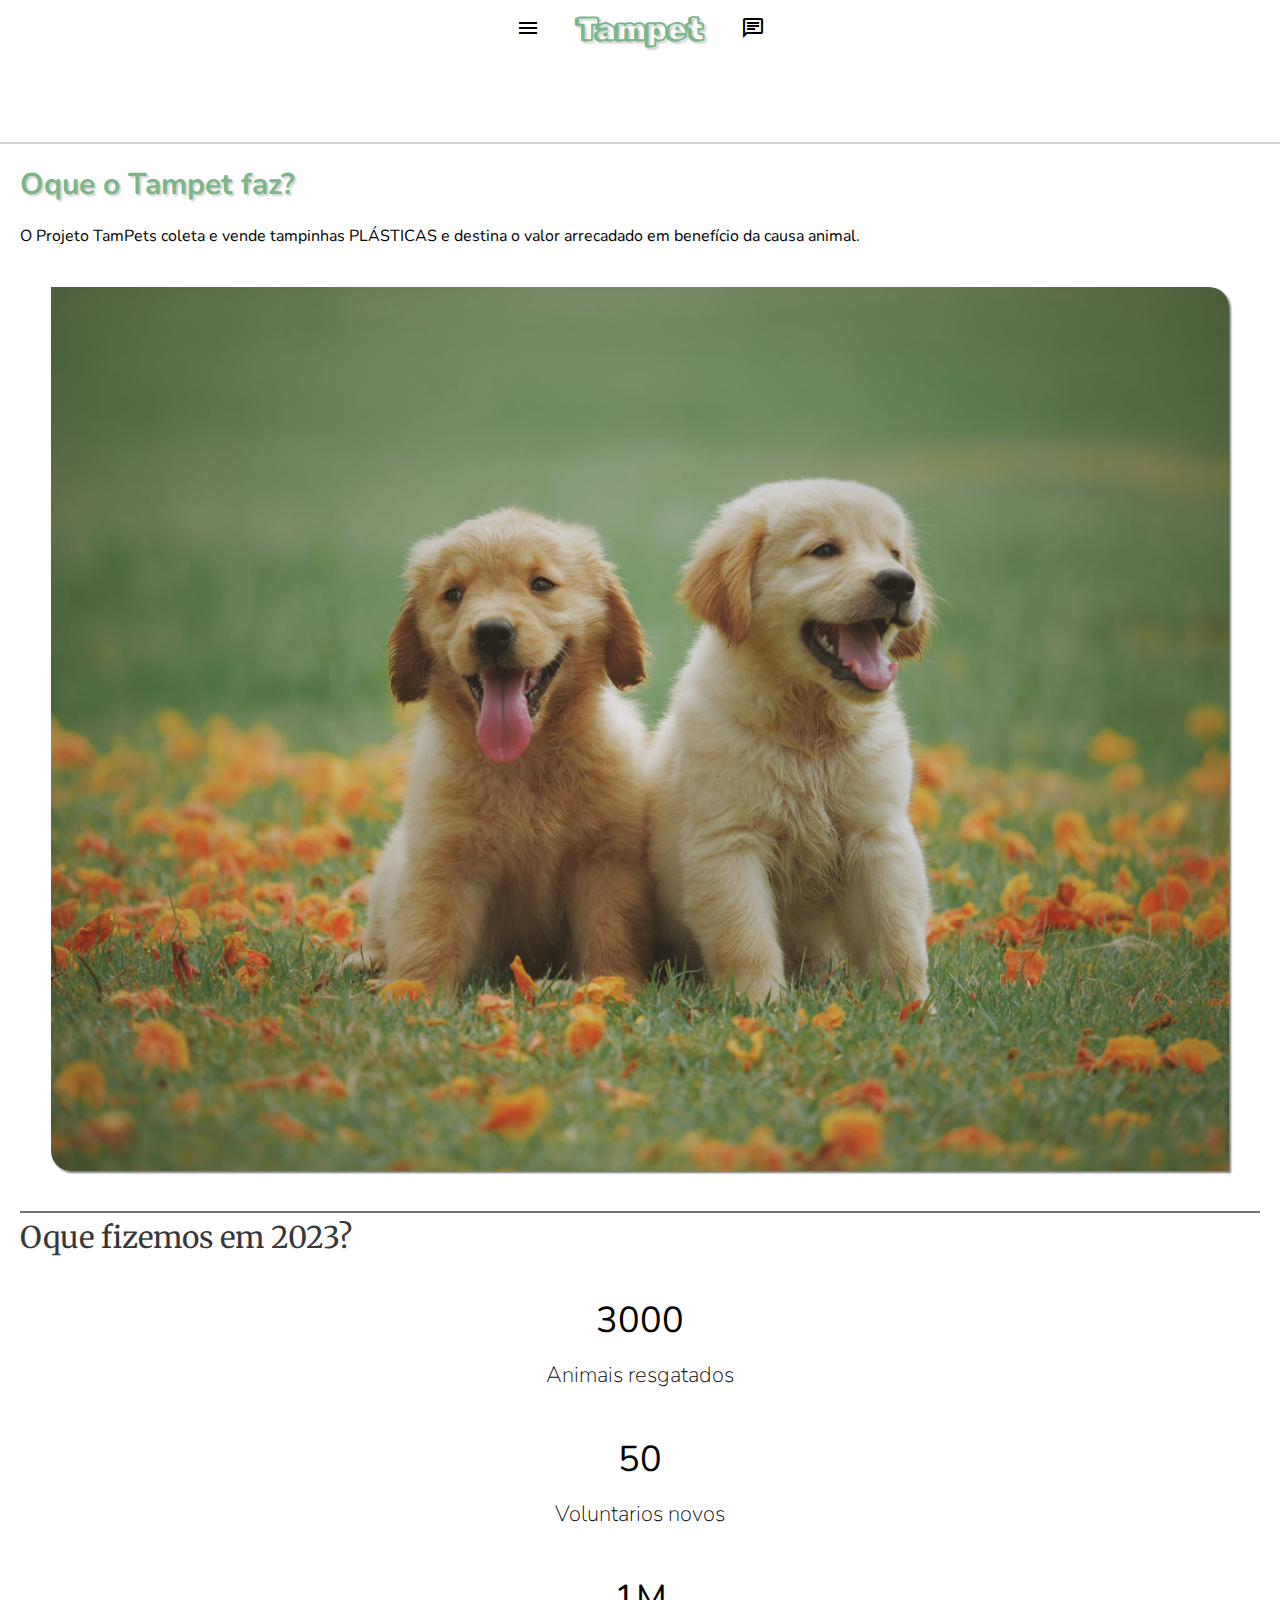
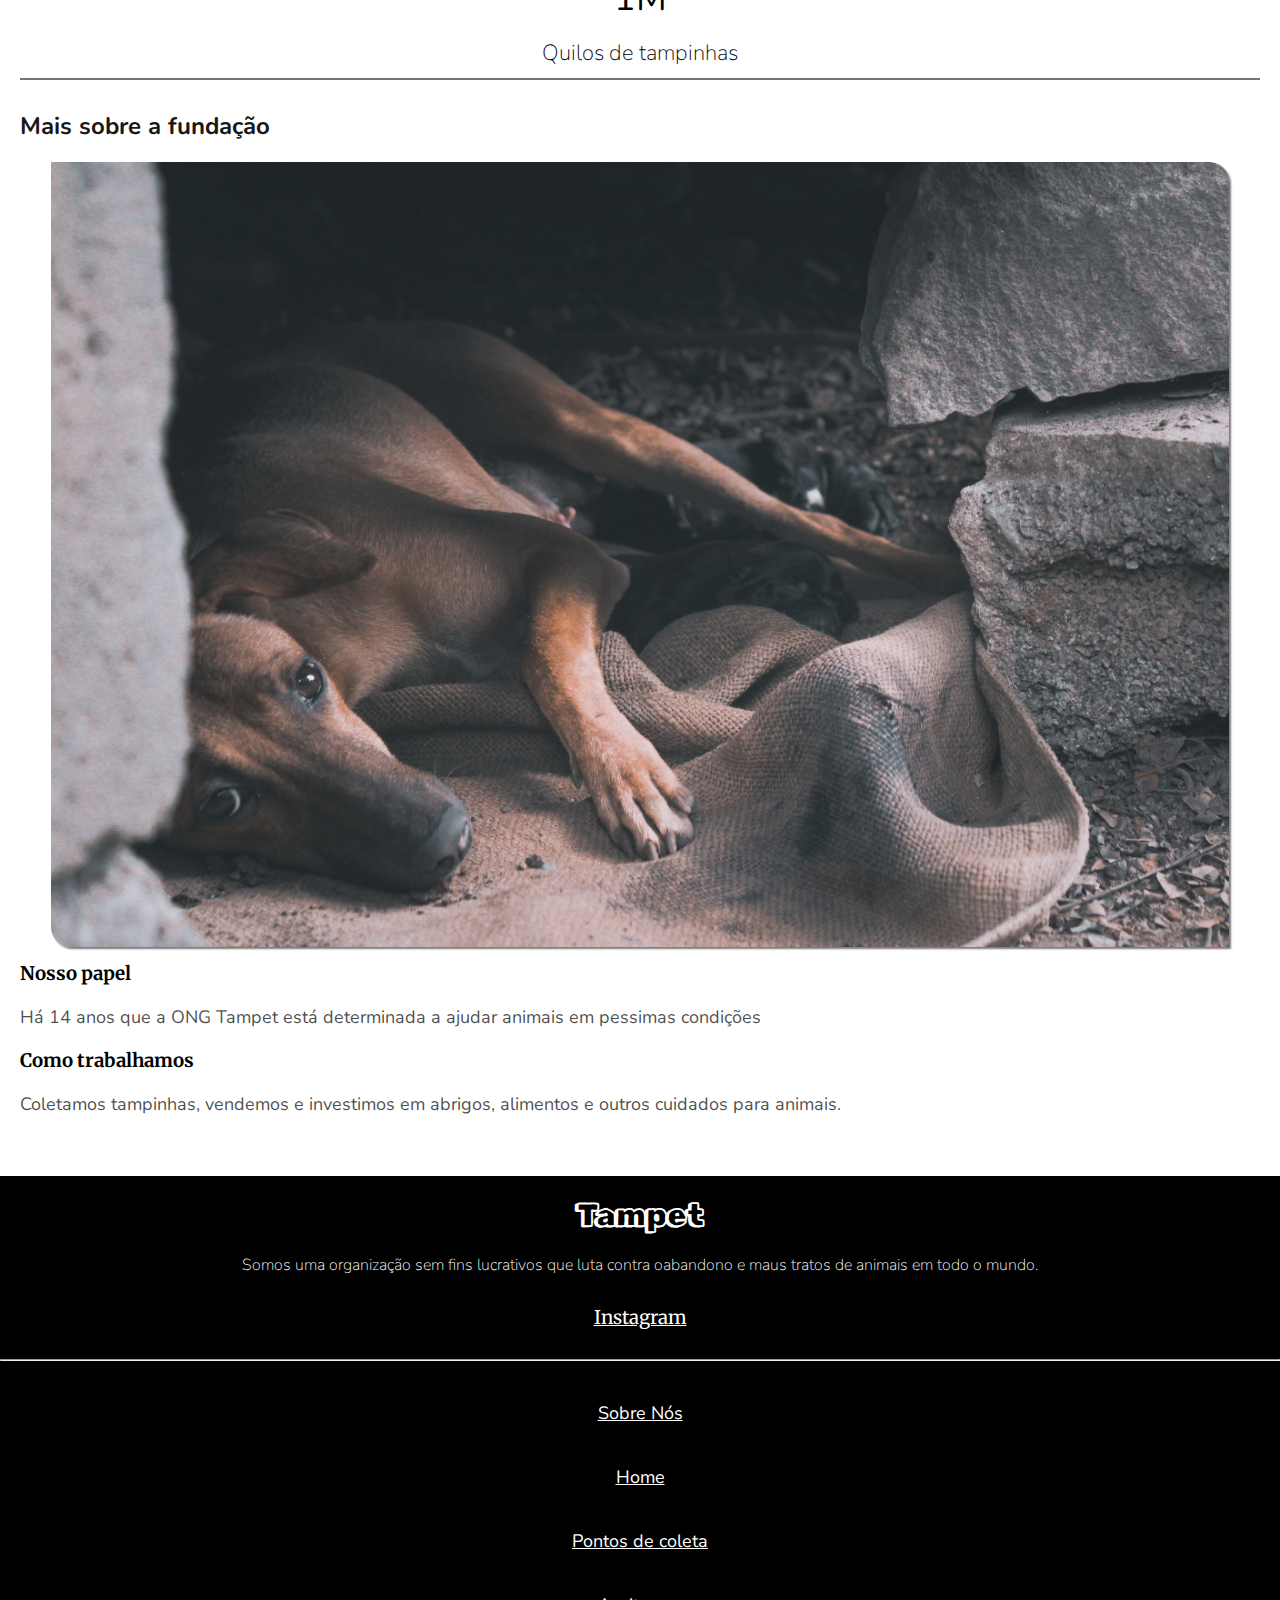
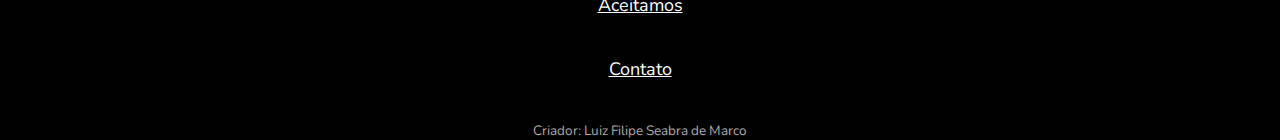
<file: index.html>
<!DOCTYPE html>
<html lang="pt-br">
<head>
    <meta charset="UTF-8">
    <meta name="viewport" content="width=device-width, initial-scale=1.0">
    <link rel="stylesheet" href="https://fonts.googleapis.com/css2?family=Material+Symbols+Outlined:opsz,wght,FILL,GRAD@24,400,0,0" />
    <link rel="preconnect" href="https://fonts.googleapis.com">
<link rel="preconnect" href="https://fonts.gstatic.com" crossorigin>
<link rel="stylesheet" href="https://fonts.googleapis.com/css2?family=Material+Symbols+Outlined:opsz,wght,FILL,GRAD@24,400,0,0" />
<link href="https://fonts.googleapis.com/css2?family=Rubik+Doodle+Shadow&display=swap" rel="stylesheet">
<link rel="preconnect" href="https://fonts.googleapis.com">
<link rel="preconnect" href="https://fonts.googleapis.com">
<link rel="preconnect" href="https://fonts.gstatic.com" crossorigin>
<link href="https://fonts.googleapis.com/css2?family=Merriweather:ital,wght@0,300;0,400;0,700;1,300;1,700&display=swap" rel="stylesheet">
    <title>Tampet</title>
    <link rel="stylesheet" href="index.css">
</head>
<body>
    <header id="header">
        <a href="menu.html" style="color: black"><span class="material-symbols-outlined" onClick='clickMenu()'>
            menu
        </span></a>
        <h1>Tampet</h1>
        <a href="https://wa.me/5524993145325" target="_blank" style="color: black;"><span class="material-symbols-outlined">
            chat
        </span></a>
    </header>
    <main>
        <h2 style="color: #79b788; text-shadow: 2px 2px 2px rgba(0, 0, 0, 0.181);">
            Oque o Tampet faz?
        </h2>
        <p>
            O Projeto TamPets coleta e vende tampinhas PLÁSTICAS e destina o valor arrecadado em benefício da causa animal.
        </p>
        <img src="images/filhotes.jpg" alt="">
        <div id="metricas">
            <h2>Oque fizemos em 2023?</h2>
            <p id="num_1">3000</p>
            <p id="num_2">Animais resgatados</p>
        </div>
        <div id="metricas2">
            <p id="num_3">50</p>
            <p id="num_4">Voluntarios novos</p>
        </div>
        <div id="metricas3">
            <p id="num_3">1M</p>
            <p id="num_4">Quilos de tampinhas</p>
        </div>
        <div id="mais_dados1">
            <h2 style="font-weight: bold; color: rgb(24, 24, 24);">
                Mais sobre a fundação
            </h2>
            <img src="images/triste.jpg" alt="">
            <h3>
                Nosso papel
            </h3>
            <p>Há 14 anos que a ONG Tampet está determinada a ajudar animais em pessimas condições</p>
            <h3 id="trabalho">
                Como trabalhamos
            </h3>
            <p>Coletamos tampinhas, vendemos e investimos em abrigos, alimentos e outros cuidados para animais.
            </p>
        </div>
    </main>
    <footer>
        <h1 id="title_footer">Tampet</h1>
        <p>
            Somos uma organização sem fins lucrativos que luta contra oabandono e maus tratos de animais em todo o mundo.
        </p>
        <h3 onClick='link_insta()'>
            Instagram
        </h3>
        <hr>
        <a href="sobre_nos.html">Sobre Nós</a>
        <a href="index.html">Home</a>
        <a href="Pont_Coleta/regiao.html">Pontos de coleta</a>
        <a href="Aceitamos.html">Aceitamos</a>
        <a href="contato.html">Contato</a>
        <legend>Criador: Luiz Filipe Seabra de Marco</legend>
    </footer>
    <script src="scripts.js"></script>
</body>
</html>
</file>
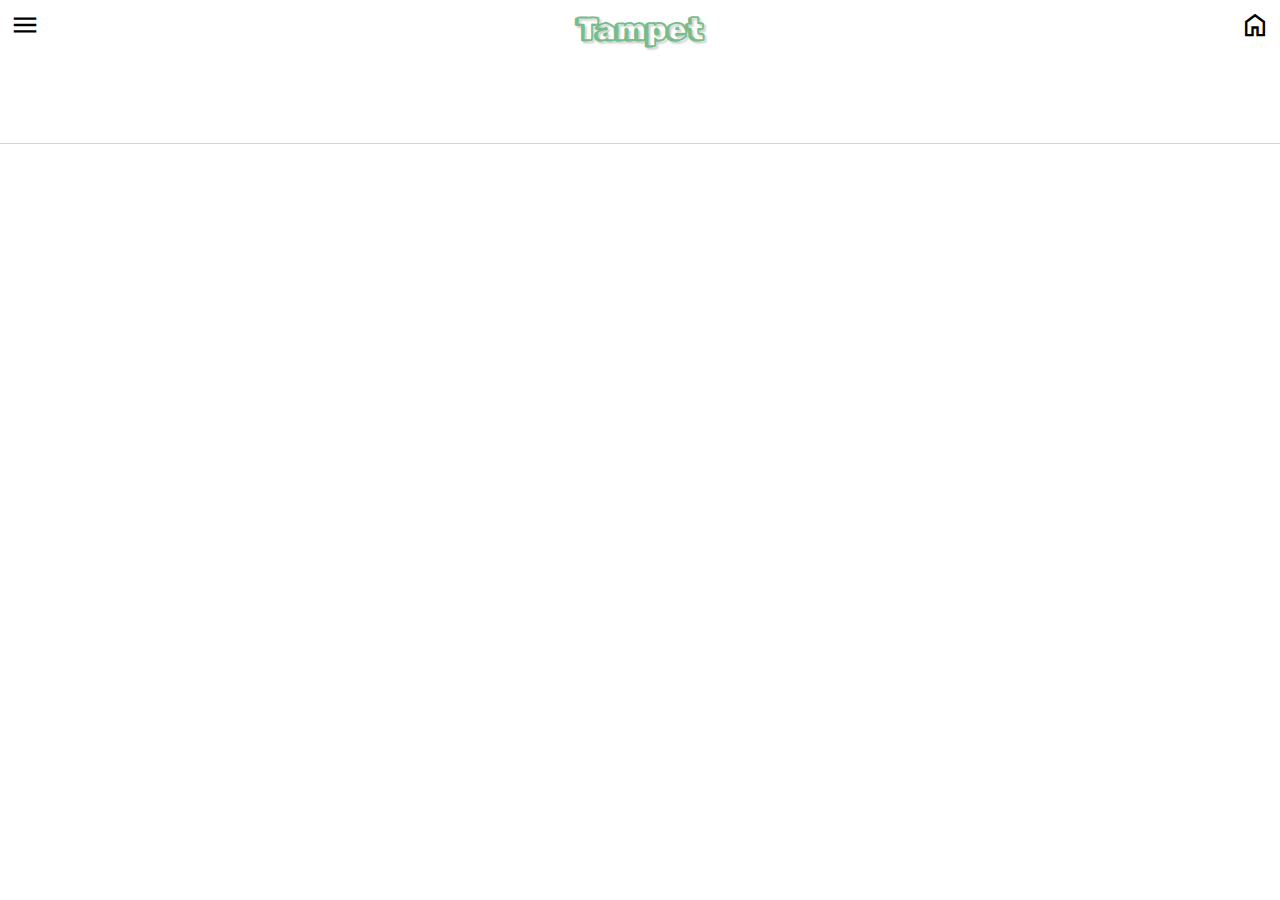
<file: Aceitamos.html>
<!DOCTYPE html>
<html lang="pt-BR">
<head>
    <meta charset="UTF-8">
    <meta name="viewport" content="width=device-width, initial-scale=1.0">
    <link rel="stylesheet" href="https://fonts.googleapis.com/css2?family=Material+Symbols+Outlined:opsz,wght,FILL,GRAD@24,400,0,0" />
    <link rel="preconnect" href="https://fonts.googleapis.com">
<link rel="preconnect" href="https://fonts.gstatic.com" crossorigin>
<link rel="stylesheet" href="https://fonts.googleapis.com/css2?family=Material+Symbols+Outlined:opsz,wght,FILL,GRAD@24,400,0,0" />
<link href="https://fonts.googleapis.com/css2?family=Rubik+Doodle+Shadow&display=swap" rel="stylesheet">
<link rel="preconnect" href="https://fonts.googleapis.com">
<link rel="preconnect" href="https://fonts.googleapis.com">
<link rel="preconnect" href="https://fonts.gstatic.com" crossorigin>
<link href="https://fonts.googleapis.com/css2?family=Merriweather:ital,wght@0,300;0,400;0,700;1,300;1,700&display=swap" rel="stylesheet">
<title>Pontos de Coleta</title>
<link rel="stylesheet" href="styleAceita.css">
</head>
<body>
    <header id="header">
        <span class="material-symbols-outlined" onClick='voltar()' id="close">
            menu
        </span>
        <h1>Tampet</h1>
        <a href="index.html" style="color: black;"><span class="material-symbols-outlined" id="home">
            home
        </span></a>
    </header>
    
    <script src="scripts.js"></script>
</body>
</html>
</file>
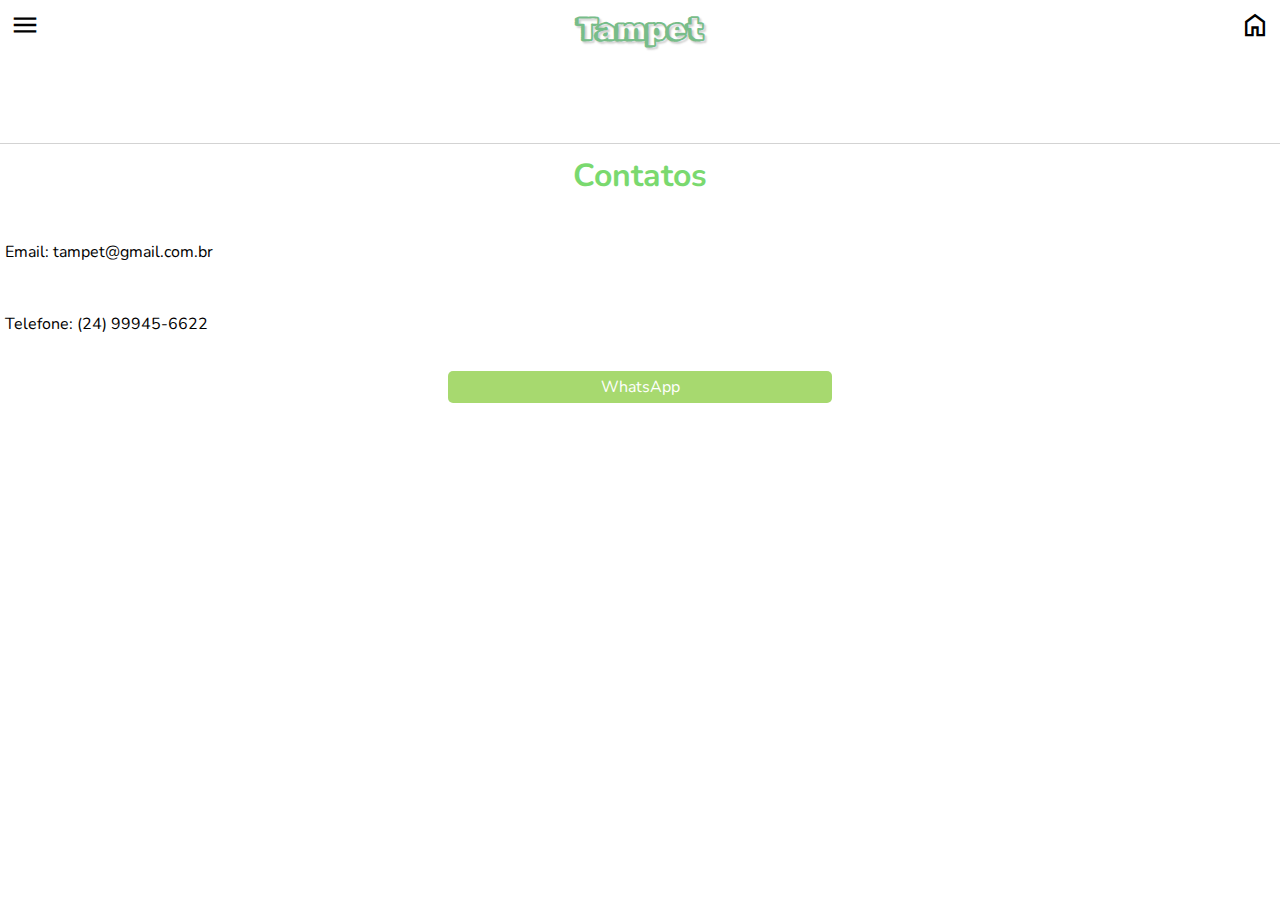
<file: contato.html>
<!DOCTYPE html>
<html lang="pt-BR">
<head>
    <meta charset="UTF-8">
    <meta name="viewport" content="width=device-width, initial-scale=1.0">
    <link rel="stylesheet" href="https://fonts.googleapis.com/css2?family=Material+Symbols+Outlined:opsz,wght,FILL,GRAD@24,400,0,0" />
    <link rel="preconnect" href="https://fonts.googleapis.com">
<link rel="preconnect" href="https://fonts.gstatic.com" crossorigin>
<link rel="stylesheet" href="https://fonts.googleapis.com/css2?family=Material+Symbols+Outlined:opsz,wght,FILL,GRAD@24,400,0,0" />
<link href="https://fonts.googleapis.com/css2?family=Rubik+Doodle+Shadow&display=swap" rel="stylesheet">
<link rel="preconnect" href="https://fonts.googleapis.com">
<link rel="preconnect" href="https://fonts.googleapis.com">
<link rel="preconnect" href="https://fonts.gstatic.com" crossorigin>
<link href="https://fonts.googleapis.com/css2?family=Merriweather:ital,wght@0,300;0,400;0,700;1,300;1,700&display=swap" rel="stylesheet">
<title>Contato Tampet</title>
<link rel="stylesheet" href="styleCont.css">
</head>
<body>
    <header id="header">
        <span class="material-symbols-outlined" onClick='voltar()' id="close">
            menu
        </span>
        <h1>Tampet</h1>
        <a href="index.html" style="color: black;"><span class="material-symbols-outlined" id="home">
            home
        </span></a>
    </header>
    <main>
        <h1>Contatos</h1>
        <p>Email: tampet@gmail.com.br</p>
        <br>
        <p>Telefone: (24) 99945-6622</p>
        <br>
        <a href="https://wa.me/5524993145325">WhatsApp</a>
    </main>
    <script src="menu.js"></script>
</body>
</html>
</file>
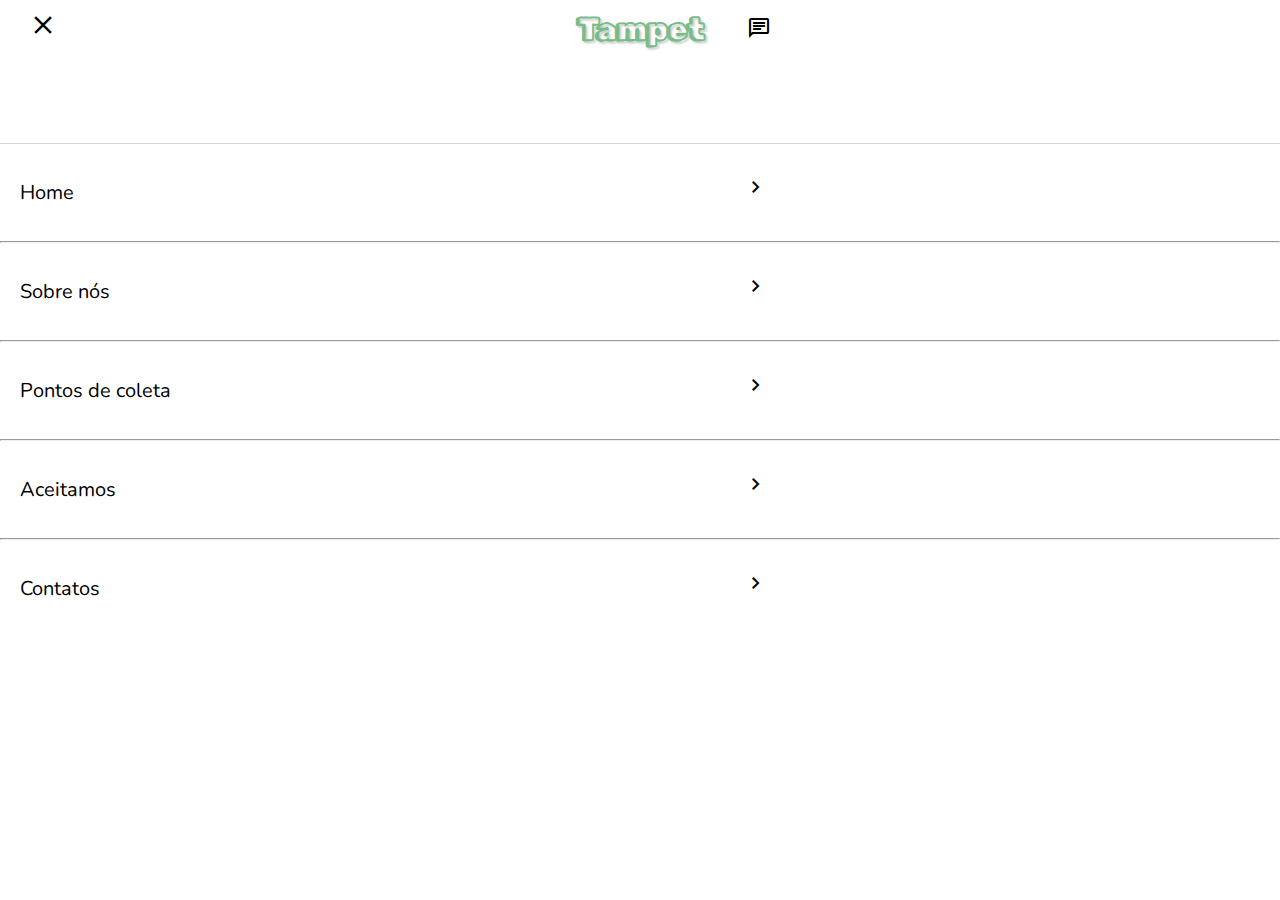
<file: menu.html>
<!DOCTYPE html>
<html lang="pt-BR">
<head>
    <meta charset="UTF-8">
    <meta name="viewport" content="width=device-width, initial-scale=1.0">
    <link rel="stylesheet" href="https://fonts.googleapis.com/css2?family=Material+Symbols+Outlined:opsz,wght,FILL,GRAD@24,400,0,0" />
    <link rel="preconnect" href="https://fonts.googleapis.com">
<link rel="preconnect" href="https://fonts.gstatic.com" crossorigin>
<link rel="stylesheet" href="https://fonts.googleapis.com/css2?family=Material+Symbols+Outlined:opsz,wght,FILL,GRAD@24,400,0,0" />
<link href="https://fonts.googleapis.com/css2?family=Rubik+Doodle+Shadow&display=swap" rel="stylesheet">
<link rel="preconnect" href="https://fonts.googleapis.com">
<link rel="preconnect" href="https://fonts.googleapis.com">
<link rel="preconnect" href="https://fonts.gstatic.com" crossorigin>
<link href="https://fonts.googleapis.com/css2?family=Merriweather:ital,wght@0,300;0,400;0,700;1,300;1,700&display=swap" rel="stylesheet">
    <title>Menu</title>
    <link rel="stylesheet" href="menu.css">
</head>
<body>
    <header id="header">
        <span class="material-symbols-outlined" onClick='voltar()'>
            close
        </span>
        <h1>Tampet</h1>
        <a href="https://wa.me/5524993145325" target="_blank" style="color: black;"><span class="material-symbols-outlined">
            chat
        </span></a>
    </header>
    <main>
        <p onClick="link_home()">
            Home
        </p>
        <span class="material-symbols-outlined" onClick="link_home()">
            chevron_right
        </span>
        <hr>
        <p onClick="link_sobre_n()">
            Sobre nós
        </p>
        <span class="material-symbols-outlined" onClick="link_sobre_n()">
            chevron_right
        </span>
        <hr>
        <p onClick="link_ponto_c()">
            Pontos de coleta
        </p>
        <span class="material-symbols-outlined" onClick="link_ponto_c">
            chevron_right
        </span>
        <hr>
        <p onClick="link_aceita()">
            Aceitamos
        </p>
        <span class="material-symbols-outlined" onClick="link_aceita()">
            chevron_right
        </span>
        <hr>
        <p onClick="link_contato()">
            Contatos
        </p>
        <span class="material-symbols-outlined" onClick="link_contato()">
            chevron_right
        </span>
    </main>
    <script src="menu.js"></script>
</body>
</html>
</file>
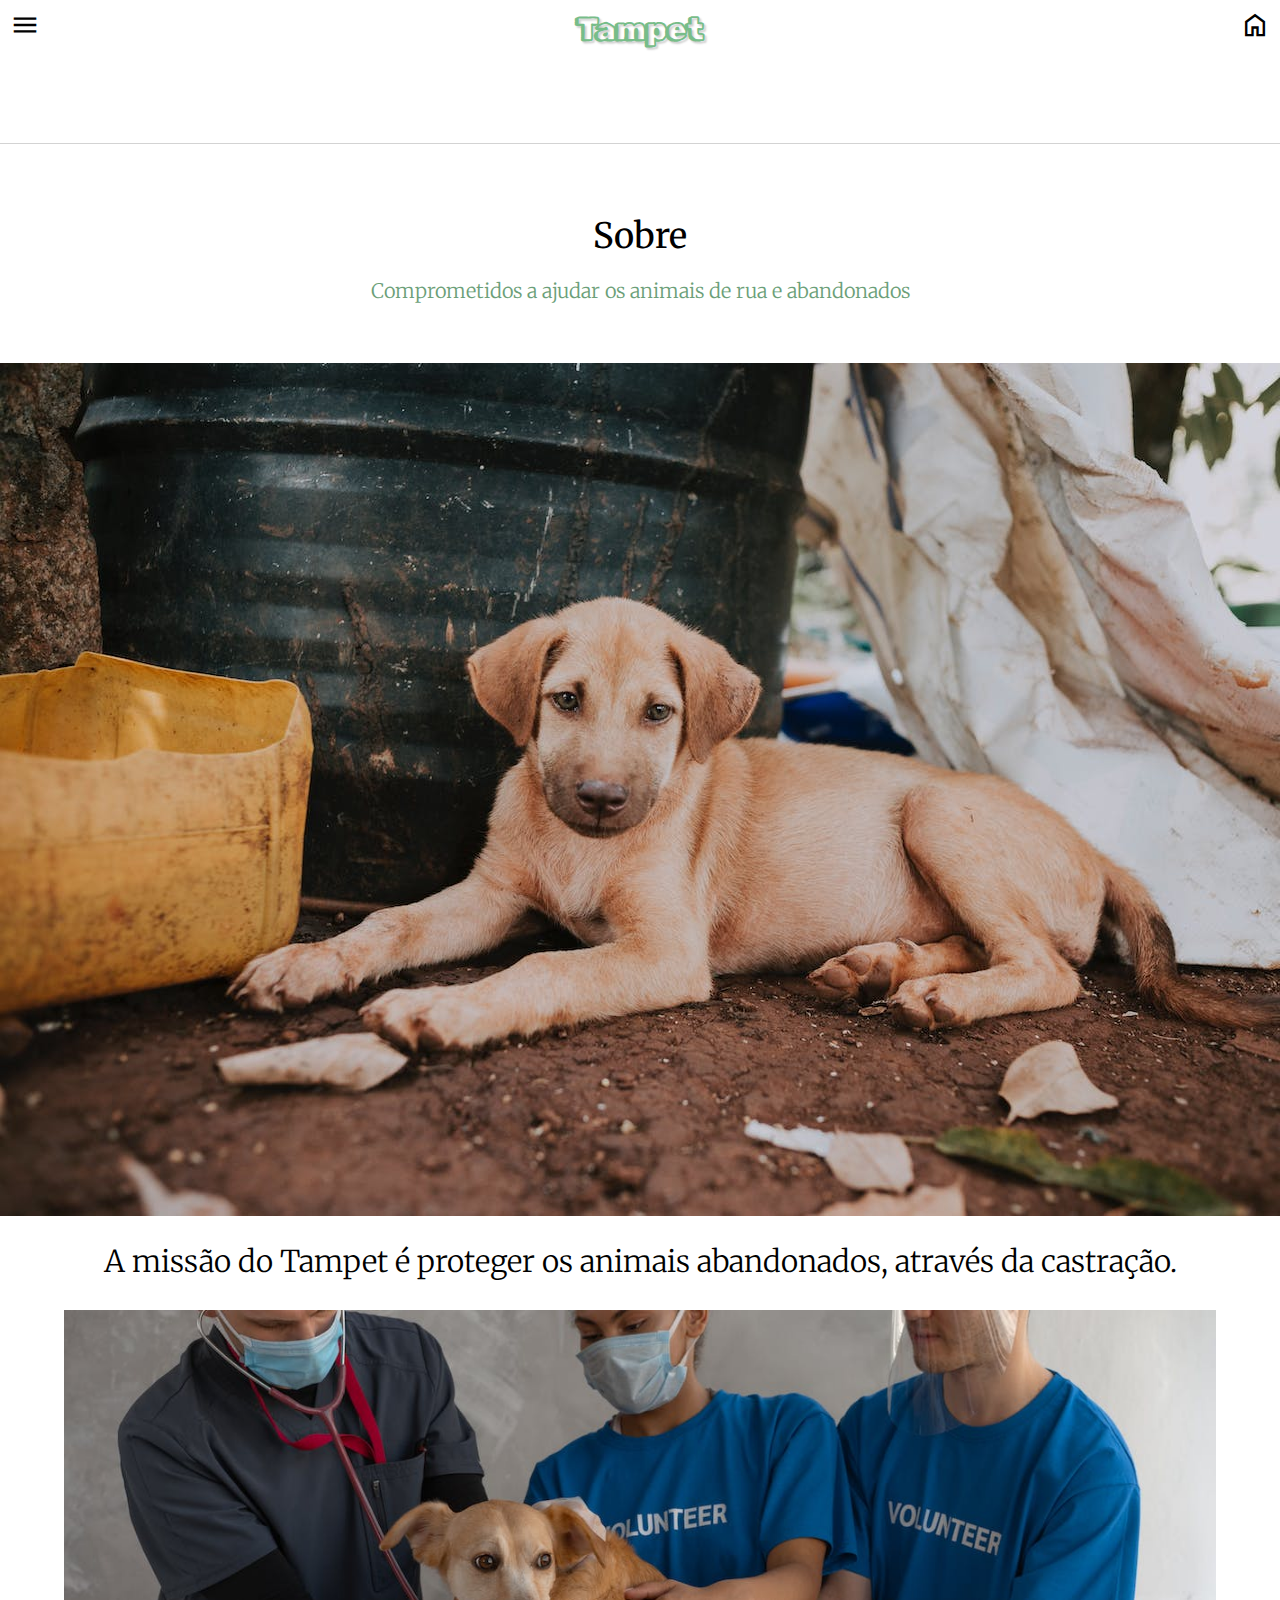
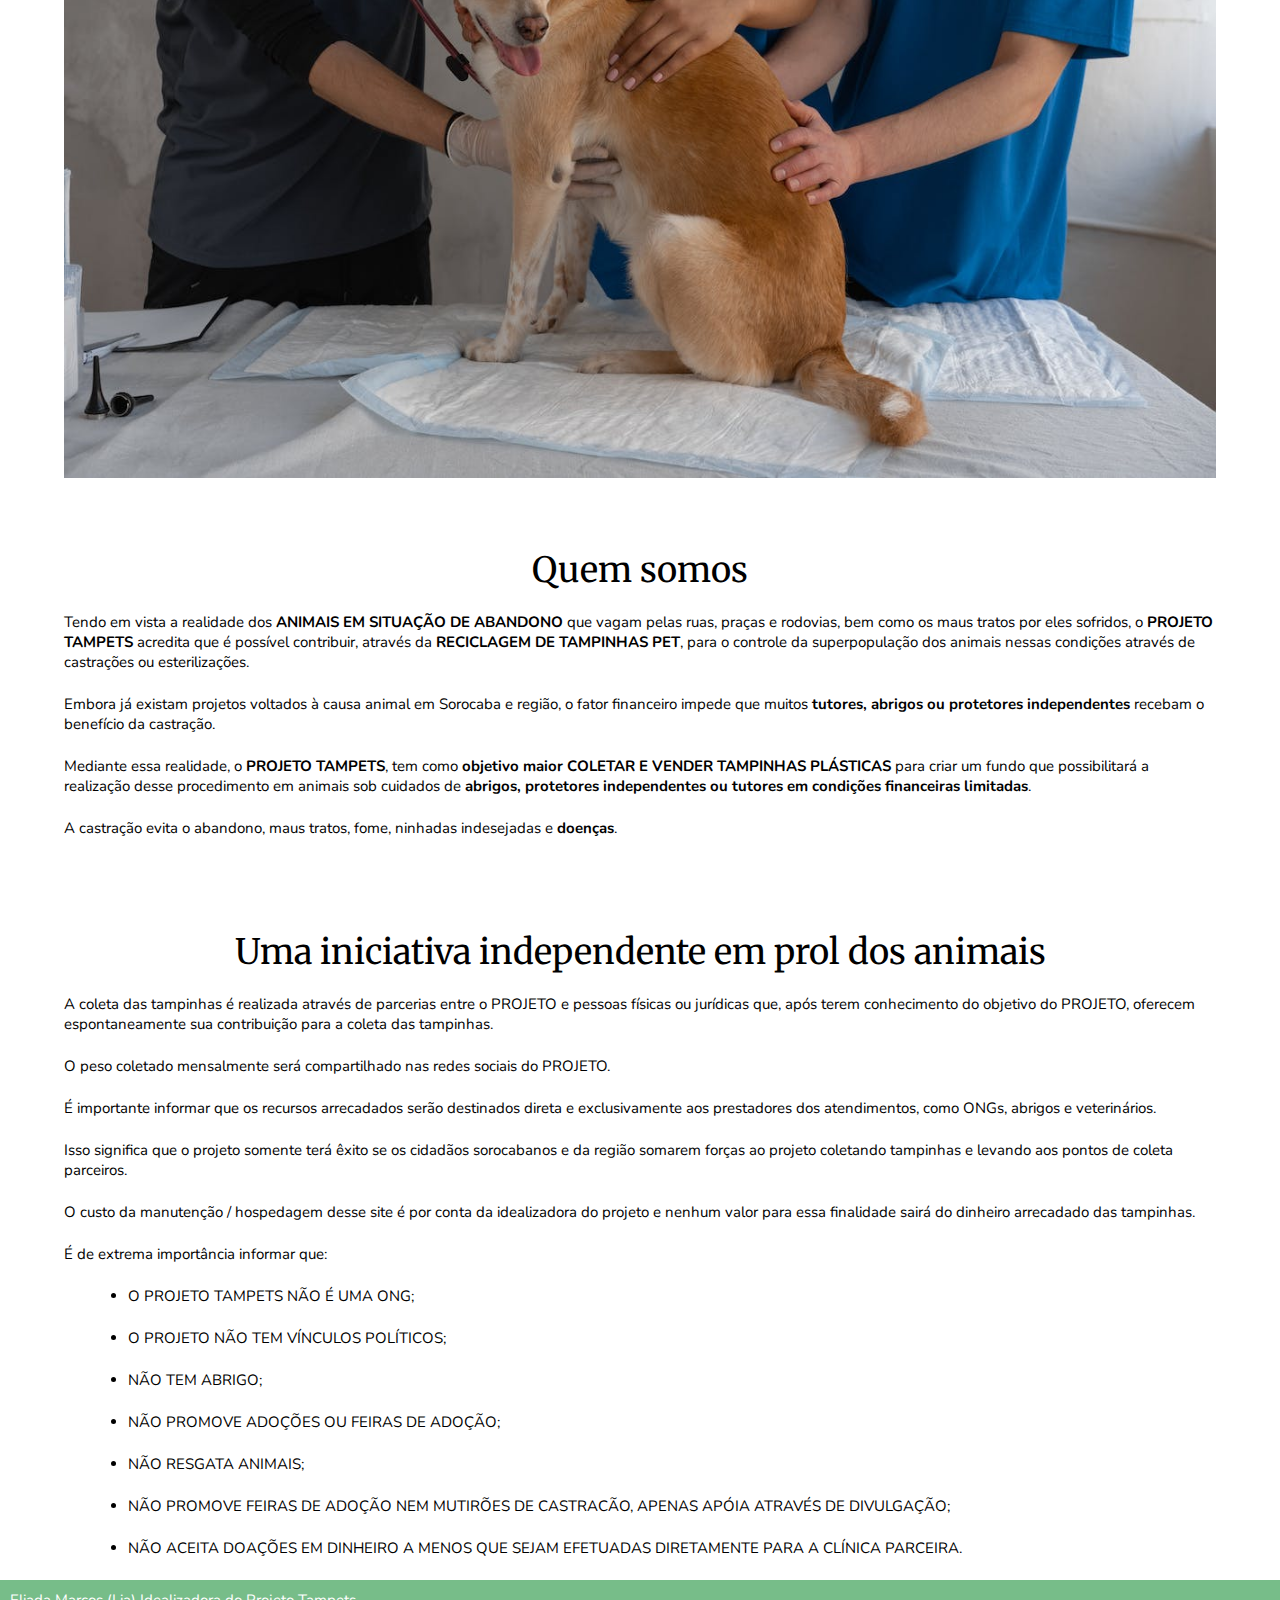
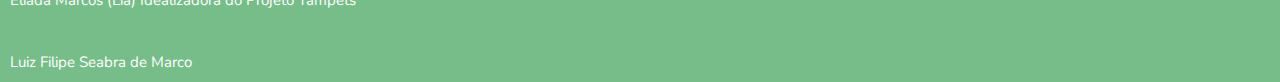
<file: sobre_nos.html>
<!DOCTYPE html>
<html lang="pt-BR">
<head>
    <meta charset="UTF-8">
    <meta name="viewport" content="width=device-width, initial-scale=1.0">
    <link rel="stylesheet" href="https://fonts.googleapis.com/css2?family=Material+Symbols+Outlined:opsz,wght,FILL,GRAD@24,400,0,0" />
    <link rel="preconnect" href="https://fonts.googleapis.com">
<link rel="preconnect" href="https://fonts.gstatic.com" crossorigin>
<link rel="stylesheet" href="https://fonts.googleapis.com/css2?family=Material+Symbols+Outlined:opsz,wght,FILL,GRAD@24,400,0,0" />
<link href="https://fonts.googleapis.com/css2?family=Rubik+Doodle+Shadow&display=swap" rel="stylesheet">
<link rel="preconnect" href="https://fonts.googleapis.com">
<link rel="preconnect" href="https://fonts.googleapis.com">
<link rel="preconnect" href="https://fonts.gstatic.com" crossorigin>
<link href="https://fonts.googleapis.com/css2?family=Merriweather:ital,wght@0,300;0,400;0,700;1,300;1,700&display=swap" rel="stylesheet">
<title>Menu</title>
<link rel="stylesheet" href="sobre_n.css">
</head>
<body>
    <header id="header">
        <span class="material-symbols-outlined" onClick='menu()' id="close">
            menu
        </span>
        <h1>Tampet</h1>
        <a href="index.html" style="color: black;"><span class="material-symbols-outlined" id="home">
            home
        </span></a>
    </header>
    <main>
        <h1>Sobre</h1>
        <h2>Comprometidos a ajudar os animais de rua e abandonados</h2>
        <img src="images/cachorro_em_lixo.jpg" alt="">
        <h3>
            A missão do Tampet é proteger os animais abandonados, através da castração.
        </h3>
        <img src="images/exame.jpg" alt="" id="exame" />
        <h1>Quem somos</h1>
        <p>
            Tendo em vista a realidade dos <strong>ANIMAIS EM SITUAÇÃO DE ABANDONO</strong> que vagam pelas ruas, praças e rodovias, bem como os maus tratos por eles sofridos, o <strong>PROJETO TAMPETS</strong> acredita que é possível contribuir, através da <strong>RECICLAGEM DE TAMPINHAS PET</strong>, para o controle da superpopulação dos animais nessas condições através de castrações ou esterilizações.
          </p>
        <br>
          <p>
            Embora já existam projetos voltados à causa animal em Sorocaba e região, o fator financeiro impede que muitos <strong>tutores, abrigos ou protetores independentes</strong> recebam o benefício da castração.
          </p>
          <br>

          <p>
            Mediante essa realidade, o <strong>PROJETO TAMPETS</strong>, tem como <strong>objetivo maior</strong> <strong>COLETAR E VENDER TAMPINHAS PLÁSTICAS</strong> para criar um fundo que possibilitará a realização desse procedimento em animais sob cuidados de <strong>abrigos, protetores independentes ou tutores em condições financeiras limitadas</strong>.
          </p>
          <br>

          <p>
            A castração evita o abandono, maus tratos, fome, ninhadas indesejadas e <strong>doenças</strong>.
          </p>
          <br>

        <h1>Uma iniciativa independente em prol dos animais</h1>
        <p>A coleta das tampinhas é realizada através de parcerias entre o PROJETO e pessoas físicas ou jurídicas que, após terem conhecimento do objetivo do PROJETO, oferecem espontaneamente sua contribuição para a coleta das tampinhas.</p>
          <br>
        <p>O peso coletado mensalmente será compartilhado nas redes sociais do PROJETO.</p>
        <br>

        <p>É importante informar que os recursos arrecadados serão destinados direta e exclusivamente aos prestadores dos atendimentos, como ONGs, abrigos e veterinários.</p>
        <br>

        <p>Isso significa que o projeto somente terá êxito se os cidadãos sorocabanos e da região somarem forças ao projeto coletando tampinhas e levando aos pontos de coleta parceiros.</p>
        <br>

        <p>O custo da manutenção / hospedagem desse site é por conta da idealizadora do projeto e nenhum valor para essa finalidade sairá do dinheiro arrecadado das tampinhas.</p>
        <br>

        <p>É de extrema importância informar que:</p>
        <br>

        <ul>
        <li>O PROJETO TAMPETS NÃO É UMA ONG;</li>
        <br>

        <li>O PROJETO NÃO TEM VÍNCULOS POLÍTICOS;</li>
        <br>

        <li>NÃO TEM ABRIGO;</li>
        <br>

        <li>NÃO PROMOVE ADOÇÕES OU FEIRAS DE ADOÇÃO;</li>
        <br>

        <li>NÃO RESGATA ANIMAIS;</li>
        <br>

        <li>NÃO PROMOVE FEIRAS DE ADOÇÃO NEM MUTIRÕES DE CASTRACÃO, APENAS APÓIA ATRAVÉS DE DIVULGAÇÃO;</li>
        <br>

        <li>NÃO ACEITA DOAÇÕES EM DINHEIRO A MENOS QUE SEJAM EFETUADAS DIRETAMENTE PARA A CLÍNICA PARCEIRA.</li>
        </ul>
        <br>
    </main>

    <footer>
      <p>
        Eliada Marcos (Lia)

        Idealizadora do Projeto Tampets
      </p>
      <br>
      <p>Luiz Filipe Seabra de Marco
      </p>
    </footer>

    <script src="scripts.js"></script>
</file>
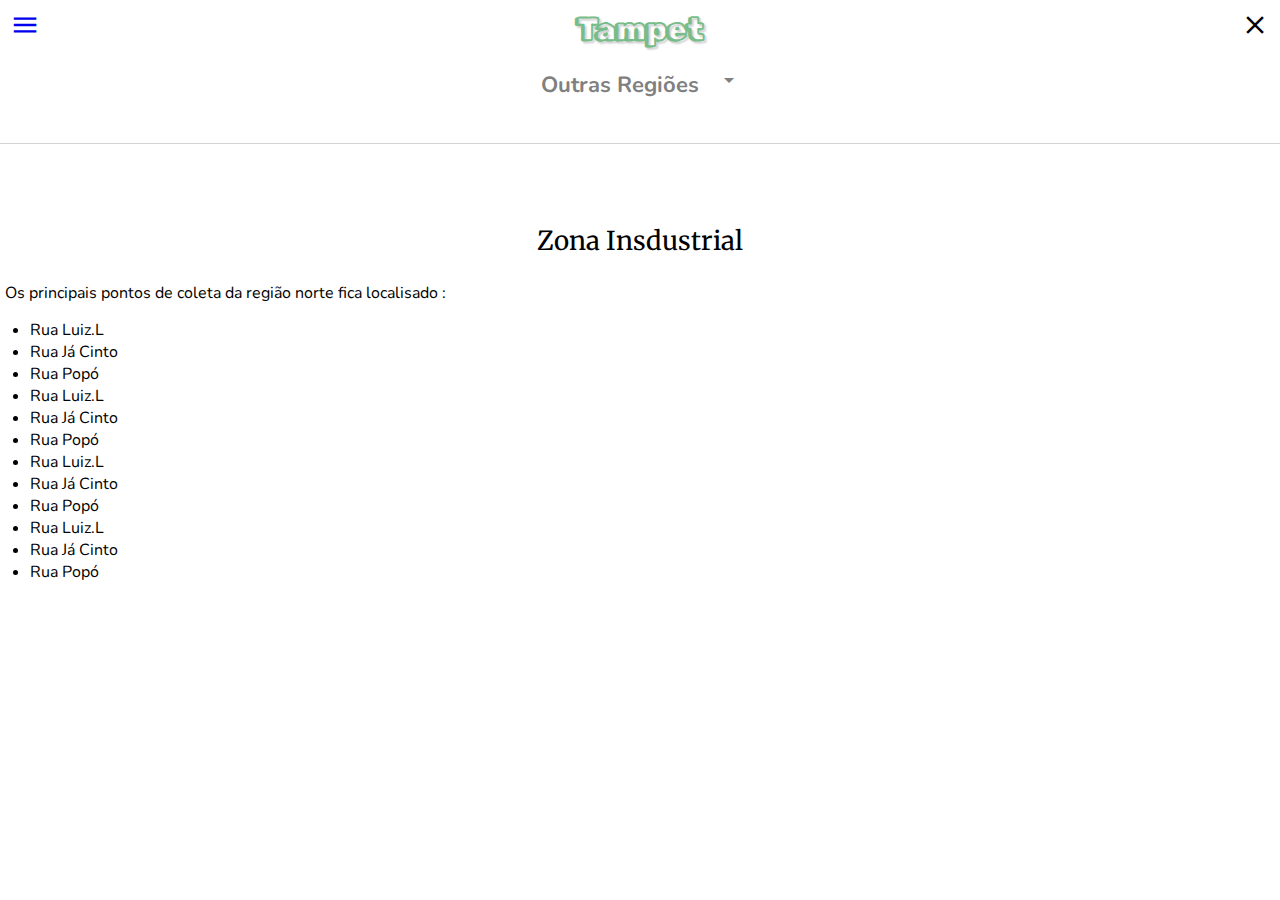
<file: Pont_Coleta/places/Zon_Centro.html>
<!DOCTYPE html>
<html lang="en">
<head>
    <meta charset="UTF-8">
    <meta name="viewport" content="width=device-width, initial-scale=1.0">
    <link rel="stylesheet" href="https://fonts.googleapis.com/css2?family=Material+Symbols+Outlined:opsz,wght,FILL,GRAD@24,400,0,0" />
    <link rel="preconnect" href="https://fonts.googleapis.com">
<link rel="preconnect" href="https://fonts.gstatic.com" crossorigin>
<link rel="stylesheet" href="https://fonts.googleapis.com/css2?family=Material+Symbols+Outlined:opsz,wght,FILL,GRAD@24,400,0,0" />
<link href="https://fonts.googleapis.com/css2?family=Rubik+Doodle+Shadow&display=swap" rel="stylesheet">
<link rel="preconnect" href="https://fonts.googleapis.com">
<link rel="preconnect" href="https://fonts.googleapis.com">
<link rel="preconnect" href="https://fonts.gstatic.com" crossorigin>
<link href="https://fonts.googleapis.com/css2?family=Merriweather:ital,wght@0,300;0,400;0,700;1,300;1,700&display=swap" rel="stylesheet">
<title>Zona Norte</title>
<link rel="stylesheet" href="regiao.css">
</head>
<body>
    <header id="header">
        <a href="../../menu.html"><span class="material-symbols-outlined" id="close">
            menu
        </span></a>
        <h1>Tampet</h1>
        <a href="../regiao.html" style="color: black;"><span class="material-symbols-outlined" id="home">
            close
        </span></a>
        <h2 onClick='clickRegiao()'>Outras Regiões<span class="material-symbols-outlined">
            arrow_drop_down
            </span></h2>
            <div id="reg">
                <a href="Zon_Oest.html" ><h3>Zona Leste</h3></a>
                <a href="Zon_Norte.html"><h3>Zona Norte</h3></a>
                <a href="Zon_Indu.html"><h3>Zona Industrial</h3></a>
                <a href="Zon_Sul.html"><h3>Zona Sul</h3></a>
                <a href="Zon_Oest.html"><h3>Zona Oeste</h3></a>
                <a href="Zon_Munici.html"><h3>Municipios</h3></a>
            </div>
    </header>
    <main>
        <h1>Zona Insdustrial</h1>
        <p>Os principais pontos de coleta da região norte fica localisado :</p>
        <ul>
            <li>Rua Luiz.L</li>
            <li>Rua Já Cinto</li>
            <li>Rua Popó</li>
            <li>Rua Luiz.L</li>
            <li>Rua Já Cinto</li>
            <li>Rua Popó</li>
            <li>Rua Luiz.L</li>
            <li>Rua Já Cinto</li>
            <li>Rua Popó</li>
            <li>Rua Luiz.L</li>
            <li>Rua Já Cinto</li>
            <li>Rua Popó</li>
        </ul>
    </main>
    <script>
        function clickRegiao() {
            var filtro = document.getElementById("reg");
            if (filtro.style.display == "inline"){
                filtro.style.display = "none";
            }else{
                filtro.style.display = "inline";
            }
            }
    </script>
</body>
</html>
</file>
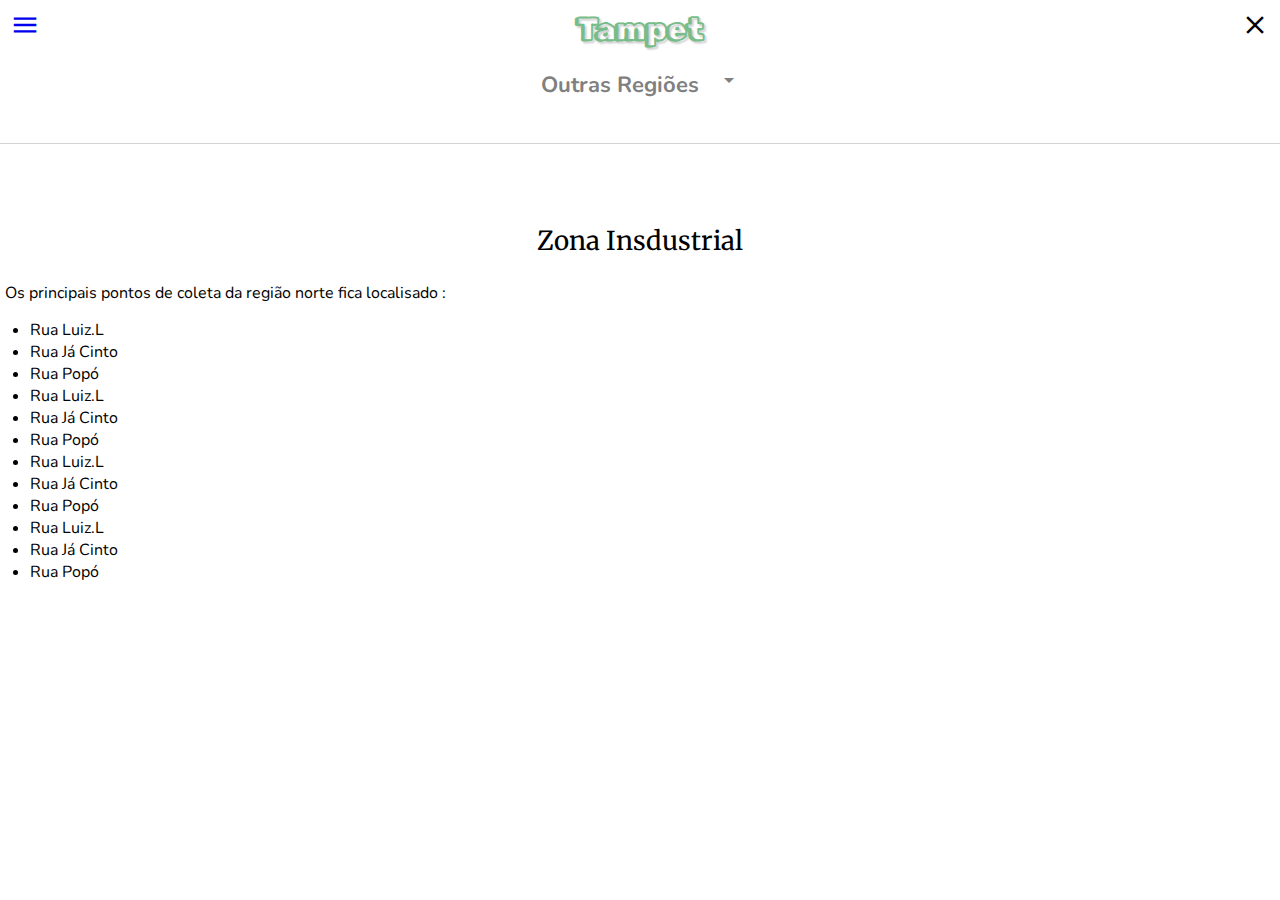
<file: Pont_Coleta/places/Zon_Indu.html>
<!DOCTYPE html>
<html lang="en">
<head>
    <meta charset="UTF-8">
    <meta name="viewport" content="width=device-width, initial-scale=1.0">
    <link rel="stylesheet" href="https://fonts.googleapis.com/css2?family=Material+Symbols+Outlined:opsz,wght,FILL,GRAD@24,400,0,0" />
    <link rel="preconnect" href="https://fonts.googleapis.com">
<link rel="preconnect" href="https://fonts.gstatic.com" crossorigin>
<link rel="stylesheet" href="https://fonts.googleapis.com/css2?family=Material+Symbols+Outlined:opsz,wght,FILL,GRAD@24,400,0,0" />
<link href="https://fonts.googleapis.com/css2?family=Rubik+Doodle+Shadow&display=swap" rel="stylesheet">
<link rel="preconnect" href="https://fonts.googleapis.com">
<link rel="preconnect" href="https://fonts.googleapis.com">
<link rel="preconnect" href="https://fonts.gstatic.com" crossorigin>
<link href="https://fonts.googleapis.com/css2?family=Merriweather:ital,wght@0,300;0,400;0,700;1,300;1,700&display=swap" rel="stylesheet">
<title>Zona Norte</title>
<link rel="stylesheet" href="regiao.css">
</head>
<body>
    <header id="header">
        <a href="../../menu.html"><span class="material-symbols-outlined" id="close">
            menu
        </span></a>
        <h1>Tampet</h1>
        <a href="../regiao.html" style="color: black;"><span class="material-symbols-outlined" id="home">
            close
        </span></a>
        <h2 onClick='clickRegiao()'>Outras Regiões<span class="material-symbols-outlined">
            arrow_drop_down
            </span></h2>
            <div id="reg">
                <a href="Zon_Lest.html" ><h3>Zona Leste</h3></a>
                <a href="Zon_Norte.html"><h3>Zona Norte</h3></a>
                <a href="Zon_Sul.html"><h3>Zona Sul</h3></a>
                <a href="Zon_Oest.html"><h3>Zona Oeste</h3></a>
                <a href="Zon_Centro.html"><h3>Zona Centro</h3></a>
                <a href="Zon_Munici.html"><h3>Municipios</h3></a>
            </div>
    </header>
    <main>
        <h1>Zona Insdustrial</h1>
        <p>Os principais pontos de coleta da região norte fica localisado :</p>
        <ul>
            <li>Rua Luiz.L</li>
            <li>Rua Já Cinto</li>
            <li>Rua Popó</li>
            <li>Rua Luiz.L</li>
            <li>Rua Já Cinto</li>
            <li>Rua Popó</li>
            <li>Rua Luiz.L</li>
            <li>Rua Já Cinto</li>
            <li>Rua Popó</li>
            <li>Rua Luiz.L</li>
            <li>Rua Já Cinto</li>
            <li>Rua Popó</li>
        </ul>
    </main>
    <script>
        function clickRegiao() {
            var filtro = document.getElementById("reg");
            if (filtro.style.display == "inline"){
                filtro.style.display = "none";
            }else{
                filtro.style.display = "inline";
            }
            }
    </script>
</body>
</html>
</file>
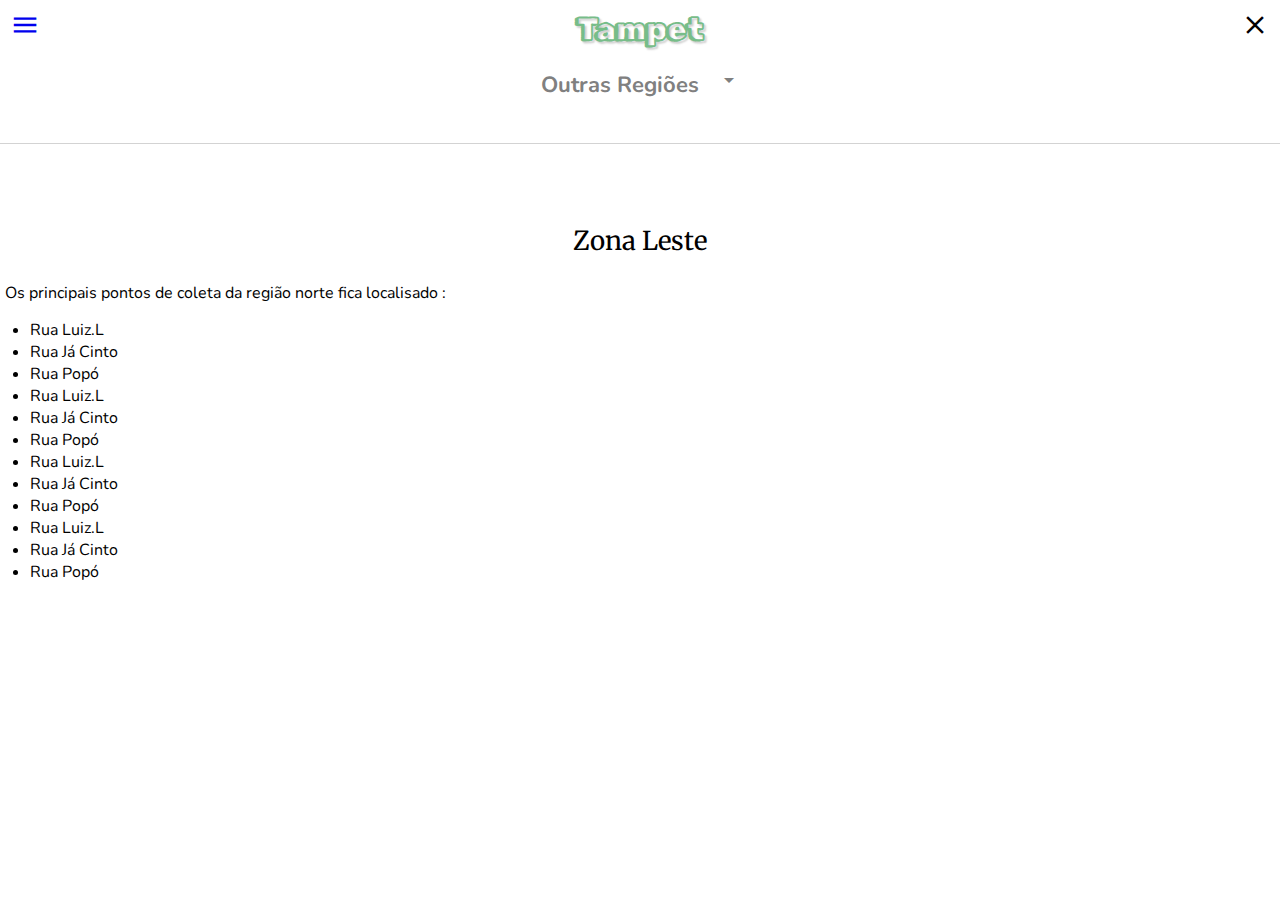
<file: Pont_Coleta/places/Zon_Lest.html>
<!DOCTYPE html>
<html lang="en">
<head>
    <meta charset="UTF-8">
    <meta name="viewport" content="width=device-width, initial-scale=1.0">
    <link rel="stylesheet" href="https://fonts.googleapis.com/css2?family=Material+Symbols+Outlined:opsz,wght,FILL,GRAD@24,400,0,0" />
    <link rel="preconnect" href="https://fonts.googleapis.com">
<link rel="preconnect" href="https://fonts.gstatic.com" crossorigin>
<link rel="stylesheet" href="https://fonts.googleapis.com/css2?family=Material+Symbols+Outlined:opsz,wght,FILL,GRAD@24,400,0,0" />
<link href="https://fonts.googleapis.com/css2?family=Rubik+Doodle+Shadow&display=swap" rel="stylesheet">
<link rel="preconnect" href="https://fonts.googleapis.com">
<link rel="preconnect" href="https://fonts.googleapis.com">
<link rel="preconnect" href="https://fonts.gstatic.com" crossorigin>
<link href="https://fonts.googleapis.com/css2?family=Merriweather:ital,wght@0,300;0,400;0,700;1,300;1,700&display=swap" rel="stylesheet">
<title>Zona Norte</title>
<link rel="stylesheet" href="regiao.css">
</head>
<body>
    <header id="header">
        <a href="../../menu.html"><span class="material-symbols-outlined" id="close">
            menu
        </span></a>
        <h1>Tampet</h1>
        <a href="../regiao.html" style="color: black;"><span class="material-symbols-outlined" id="home">
            close
        </span></a>
        <h2 onClick='clickRegiao()'>Outras Regiões<span class="material-symbols-outlined">
            arrow_drop_down
            </span></h2>
            <div id="reg">
                <a href="Zon_Norte.html" ><h3>Zona Norte</h3></a>
                <a href="Zon_Indu.html"><h3>Zona Industrial</h3></a>
                <a href="Zon_Sul.html"><h3>Zona Sul</h3></a>
                <a href="Zon_Oest.html"><h3>Zona Oeste</h3></a>
                <a href="Zon_Centro.html"><h3>Zona Centro</h3></a>
                <a href="Zon_Munici.html"><h3>Municipios</h3></a>
            </div>
    </header>
    <main>
        <h1>Zona Leste</h1>
        <p>Os principais pontos de coleta da região norte fica localisado :</p>
        <ul>
            <li>Rua Luiz.L</li>
            <li>Rua Já Cinto</li>
            <li>Rua Popó</li>
            <li>Rua Luiz.L</li>
            <li>Rua Já Cinto</li>
            <li>Rua Popó</li>
            <li>Rua Luiz.L</li>
            <li>Rua Já Cinto</li>
            <li>Rua Popó</li>
            <li>Rua Luiz.L</li>
            <li>Rua Já Cinto</li>
            <li>Rua Popó</li>
        </ul>
    </main>
    <script>
        function clickRegiao() {
            var filtro = document.getElementById("reg");
            if (filtro.style.display == "inline"){
                filtro.style.display = "none";
            }else{
                filtro.style.display = "inline";
            }
            }
    </script>
</body>
</html>
</file>
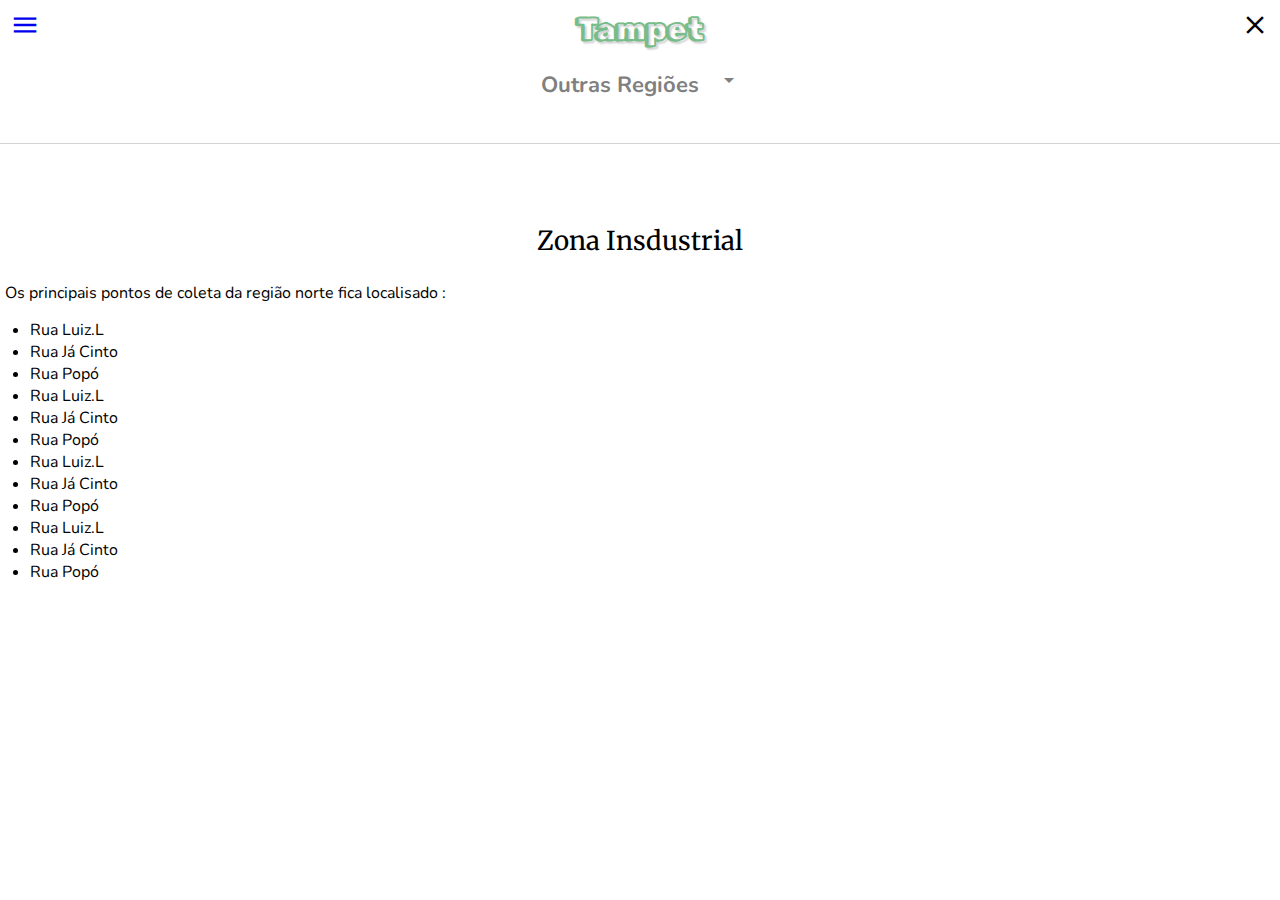
<file: Pont_Coleta/places/Zon_Munici.html>
<!DOCTYPE html>
<html lang="en">
<head>
    <meta charset="UTF-8">
    <meta name="viewport" content="width=device-width, initial-scale=1.0">
    <link rel="stylesheet" href="https://fonts.googleapis.com/css2?family=Material+Symbols+Outlined:opsz,wght,FILL,GRAD@24,400,0,0" />
    <link rel="preconnect" href="https://fonts.googleapis.com">
<link rel="preconnect" href="https://fonts.gstatic.com" crossorigin>
<link rel="stylesheet" href="https://fonts.googleapis.com/css2?family=Material+Symbols+Outlined:opsz,wght,FILL,GRAD@24,400,0,0" />
<link href="https://fonts.googleapis.com/css2?family=Rubik+Doodle+Shadow&display=swap" rel="stylesheet">
<link rel="preconnect" href="https://fonts.googleapis.com">
<link rel="preconnect" href="https://fonts.googleapis.com">
<link rel="preconnect" href="https://fonts.gstatic.com" crossorigin>
<link href="https://fonts.googleapis.com/css2?family=Merriweather:ital,wght@0,300;0,400;0,700;1,300;1,700&display=swap" rel="stylesheet">
<title>Zona Norte</title>
<link rel="stylesheet" href="regiao.css">
</head>
<body>
    <header id="header">
        <a href="../../menu.html"><span class="material-symbols-outlined" id="close">
            menu
        </span></a>
        <h1>Tampet</h1>
        <a href="../regiao.html" style="color: black;"><span class="material-symbols-outlined" id="home">
            close
        </span></a>
        <h2 onClick='clickRegiao()'>Outras Regiões<span class="material-symbols-outlined">
            arrow_drop_down
            </span></h2>
            <div id="reg">
                <a href="Zon_Lest.html" ><h3>Zona Leste</h3></a>
                <a href="Zon_Norte.html"><h3>Zona Norte</h3></a>
                <a href="Zon_Indu.html"><h3>Zona Industrial</h3></a>
                <a href="Zon_Sul.html"><h3>Zona Sul</h3></a>
                <a href="Zon_Centro.html"><h3>Zona Centro</h3></a>
                <a href="Zon_Oest.html"><h3>Zona Oeste</h3></a>
            </div>
    </header>
    <main>
        <h1>Zona Insdustrial</h1>
        <p>Os principais pontos de coleta da região norte fica localisado :</p>
        <ul>
            <li>Rua Luiz.L</li>
            <li>Rua Já Cinto</li>
            <li>Rua Popó</li>
            <li>Rua Luiz.L</li>
            <li>Rua Já Cinto</li>
            <li>Rua Popó</li>
            <li>Rua Luiz.L</li>
            <li>Rua Já Cinto</li>
            <li>Rua Popó</li>
            <li>Rua Luiz.L</li>
            <li>Rua Já Cinto</li>
            <li>Rua Popó</li>
        </ul>
    </main>
    <script>
        function clickRegiao() {
            var filtro = document.getElementById("reg");
            if (filtro.style.display == "inline"){
                filtro.style.display = "none";
            }else{
                filtro.style.display = "inline";
            }
            }
    </script>
</body>
</html>
</file>
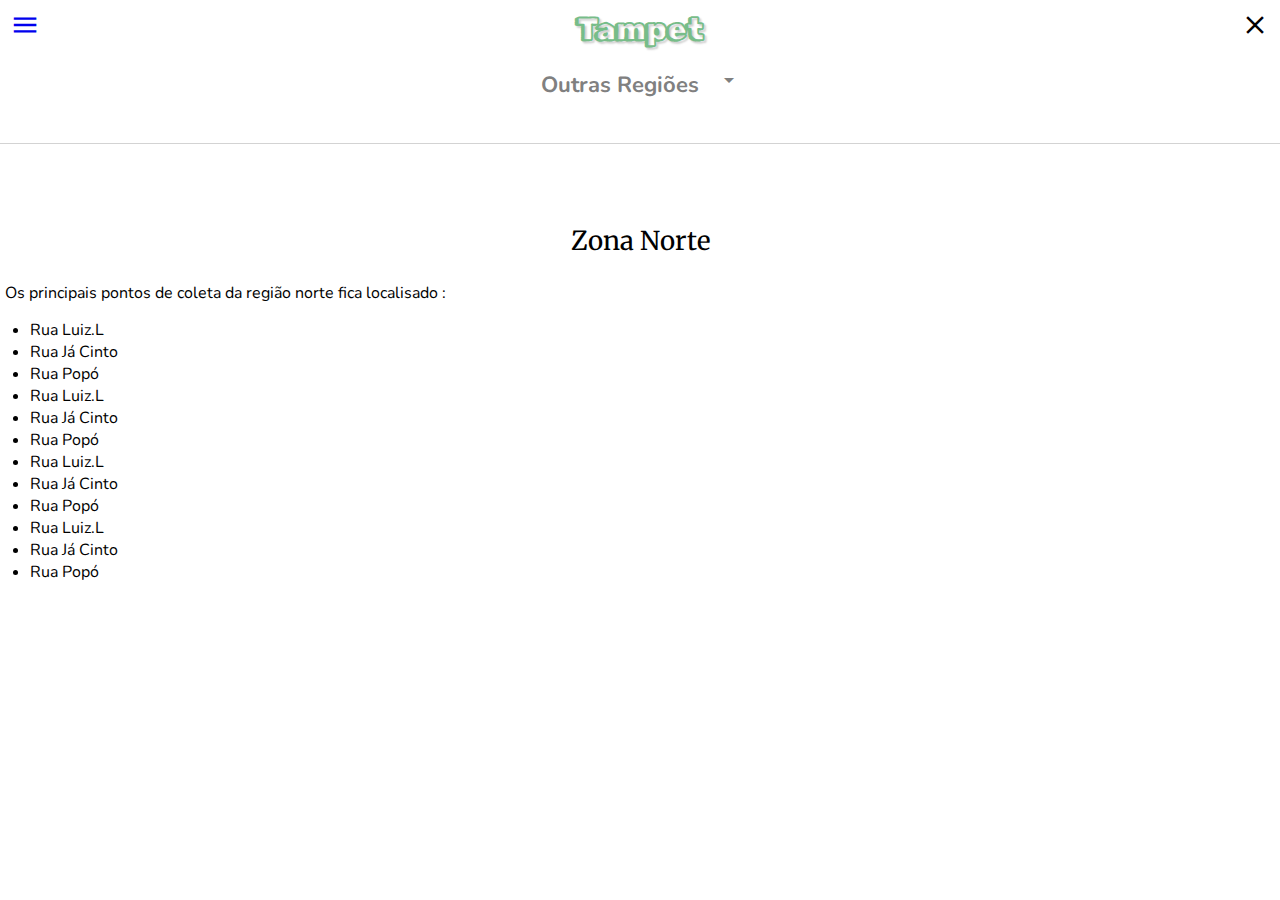
<file: Pont_Coleta/places/Zon_Norte.html>
<!DOCTYPE html>
<html lang="en">
<head>
    <meta charset="UTF-8">
    <meta name="viewport" content="width=device-width, initial-scale=1.0">
    <link rel="stylesheet" href="https://fonts.googleapis.com/css2?family=Material+Symbols+Outlined:opsz,wght,FILL,GRAD@24,400,0,0" />
    <link rel="preconnect" href="https://fonts.googleapis.com">
<link rel="preconnect" href="https://fonts.gstatic.com" crossorigin>
<link rel="stylesheet" href="https://fonts.googleapis.com/css2?family=Material+Symbols+Outlined:opsz,wght,FILL,GRAD@24,400,0,0" />
<link href="https://fonts.googleapis.com/css2?family=Rubik+Doodle+Shadow&display=swap" rel="stylesheet">
<link rel="preconnect" href="https://fonts.googleapis.com">
<link rel="preconnect" href="https://fonts.googleapis.com">
<link rel="preconnect" href="https://fonts.gstatic.com" crossorigin>
<link href="https://fonts.googleapis.com/css2?family=Merriweather:ital,wght@0,300;0,400;0,700;1,300;1,700&display=swap" rel="stylesheet">
<title>Zona Norte</title>
<link rel="stylesheet" href="regiao.css">
</head>
<body>
    <header id="header">
        <a href="../../menu.html"><span class="material-symbols-outlined" id="close">
            menu
        </span></a>
        <h1>Tampet</h1>
        <a href="../regiao.html" style="color: black;"><span class="material-symbols-outlined" id="home">
            close
        </span></a>
        <h2 onClick='clickRegiao()'>Outras Regiões<span class="material-symbols-outlined">
            arrow_drop_down
            </span></h2>
            <div id="reg">
                <a href="Zon_Lest.html" ><h3>Zona Leste</h3></a>
                <a href="Zon_Indu.html"><h3>Zona Industrial</h3></a>
                <a href="Zon_Sul.html"><h3>Zona Sul</h3></a>
                <a href="Zon_Oest.html"><h3>Zona Oeste</h3></a>
                <a href="Zon_Centro.html"><h3>Zona Centro</h3></a>
                <a href="Zon_Munici.html"><h3>Municipios</h3></a>
            </div>
    </header>
    <main>
        <h1>Zona Norte</h1>
        <p>Os principais pontos de coleta da região norte fica localisado :</p>
        <ul>
            <li>Rua Luiz.L</li>
            <li>Rua Já Cinto</li>
            <li>Rua Popó</li>
            <li>Rua Luiz.L</li>
            <li>Rua Já Cinto</li>
            <li>Rua Popó</li>
            <li>Rua Luiz.L</li>
            <li>Rua Já Cinto</li>
            <li>Rua Popó</li>
            <li>Rua Luiz.L</li>
            <li>Rua Já Cinto</li>
            <li>Rua Popó</li>
        </ul>
    </main>
    <script>
        function clickRegiao() {
            var filtro = document.getElementById("reg");
            if (filtro.style.display == "inline"){
                filtro.style.display = "none";
            }else{
                filtro.style.display = "inline";
            }
            }
    </script>
</body>
</html>
</file>
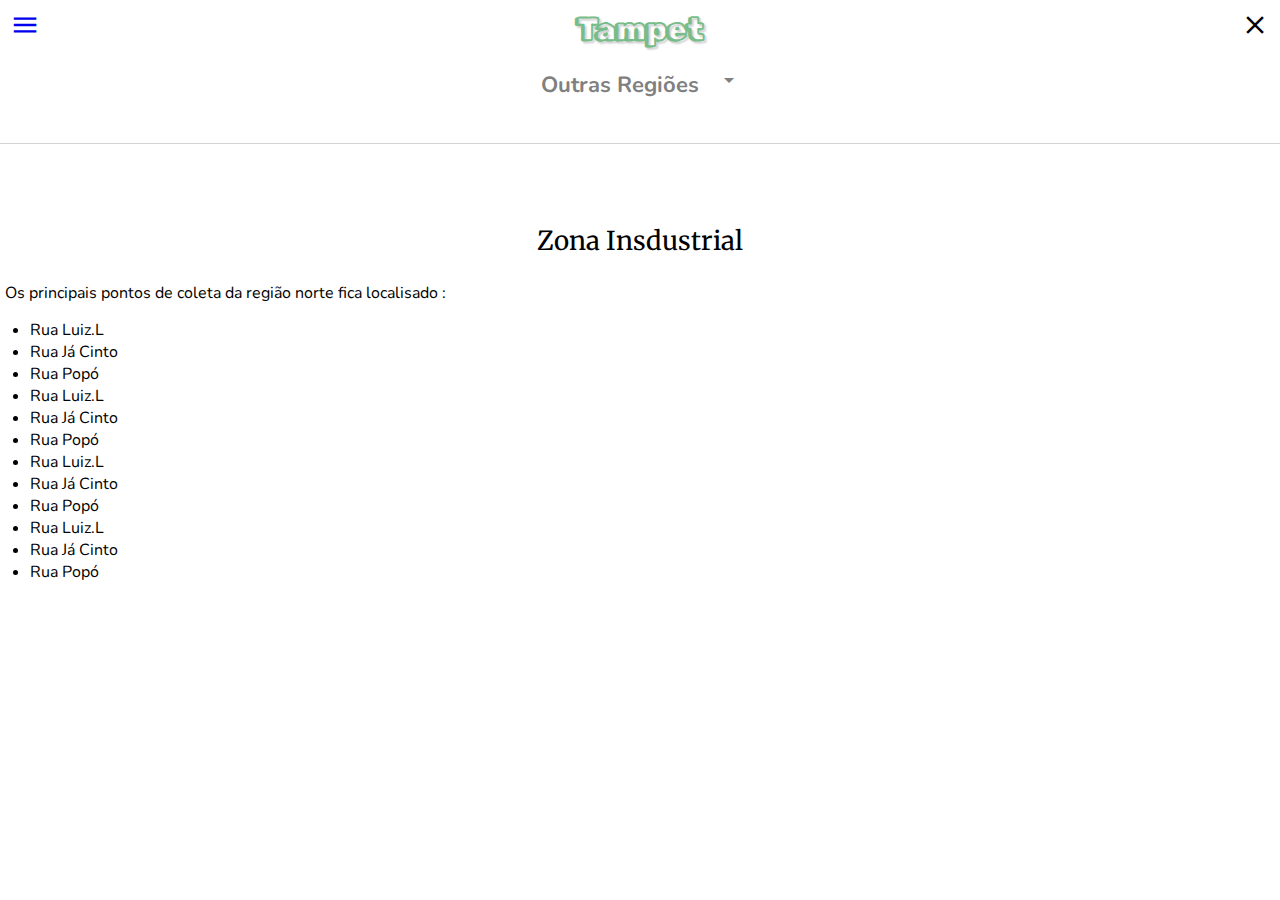
<file: Pont_Coleta/places/Zon_Oest.html>
<!DOCTYPE html>
<html lang="en">
<head>
    <meta charset="UTF-8">
    <meta name="viewport" content="width=device-width, initial-scale=1.0">
    <link rel="stylesheet" href="https://fonts.googleapis.com/css2?family=Material+Symbols+Outlined:opsz,wght,FILL,GRAD@24,400,0,0" />
    <link rel="preconnect" href="https://fonts.googleapis.com">
<link rel="preconnect" href="https://fonts.gstatic.com" crossorigin>
<link rel="stylesheet" href="https://fonts.googleapis.com/css2?family=Material+Symbols+Outlined:opsz,wght,FILL,GRAD@24,400,0,0" />
<link href="https://fonts.googleapis.com/css2?family=Rubik+Doodle+Shadow&display=swap" rel="stylesheet">
<link rel="preconnect" href="https://fonts.googleapis.com">
<link rel="preconnect" href="https://fonts.googleapis.com">
<link rel="preconnect" href="https://fonts.gstatic.com" crossorigin>
<link href="https://fonts.googleapis.com/css2?family=Merriweather:ital,wght@0,300;0,400;0,700;1,300;1,700&display=swap" rel="stylesheet">
<title>Zona Norte</title>
<link rel="stylesheet" href="regiao.css">
</head>
<body>
    <header id="header">
        <a href="../../menu.html"><span class="material-symbols-outlined" id="close">
            menu
        </span></a>
        <h1>Tampet</h1>
        <a href="../regiao.html" style="color: black;"><span class="material-symbols-outlined" id="home">
            close
        </span></a>
        <h2 onClick='clickRegiao()'>Outras Regiões<span class="material-symbols-outlined">
            arrow_drop_down
            </span></h2>
            <div id="reg">
                <a href="Zon_Lest.html" ><h3>Zona Leste</h3></a>
                <a href="Zon_Norte.html"><h3>Zona Norte</h3></a>
                <a href="Zon_Indu.html"><h3>Zona Industrial</h3></a>
                <a href="Zon_Sul.html"><h3>Zona Sul</h3></a>
                <a href="Zon_Centro.html"><h3>Zona Centro</h3></a>
                <a href="Zon_Munici.html"><h3>Municipios</h3></a>
            </div>
    </header>
    <main>
        <h1>Zona Insdustrial</h1>
        <p>Os principais pontos de coleta da região norte fica localisado :</p>
        <ul>
            <li>Rua Luiz.L</li>
            <li>Rua Já Cinto</li>
            <li>Rua Popó</li>
            <li>Rua Luiz.L</li>
            <li>Rua Já Cinto</li>
            <li>Rua Popó</li>
            <li>Rua Luiz.L</li>
            <li>Rua Já Cinto</li>
            <li>Rua Popó</li>
            <li>Rua Luiz.L</li>
            <li>Rua Já Cinto</li>
            <li>Rua Popó</li>
        </ul>
    </main>
    <script>
        function clickRegiao() {
            var filtro = document.getElementById("reg");
            if (filtro.style.display == "inline"){
                filtro.style.display = "none";
            }else{
                filtro.style.display = "inline";
            }
            }
    </script>
</body>
</html>
</file>
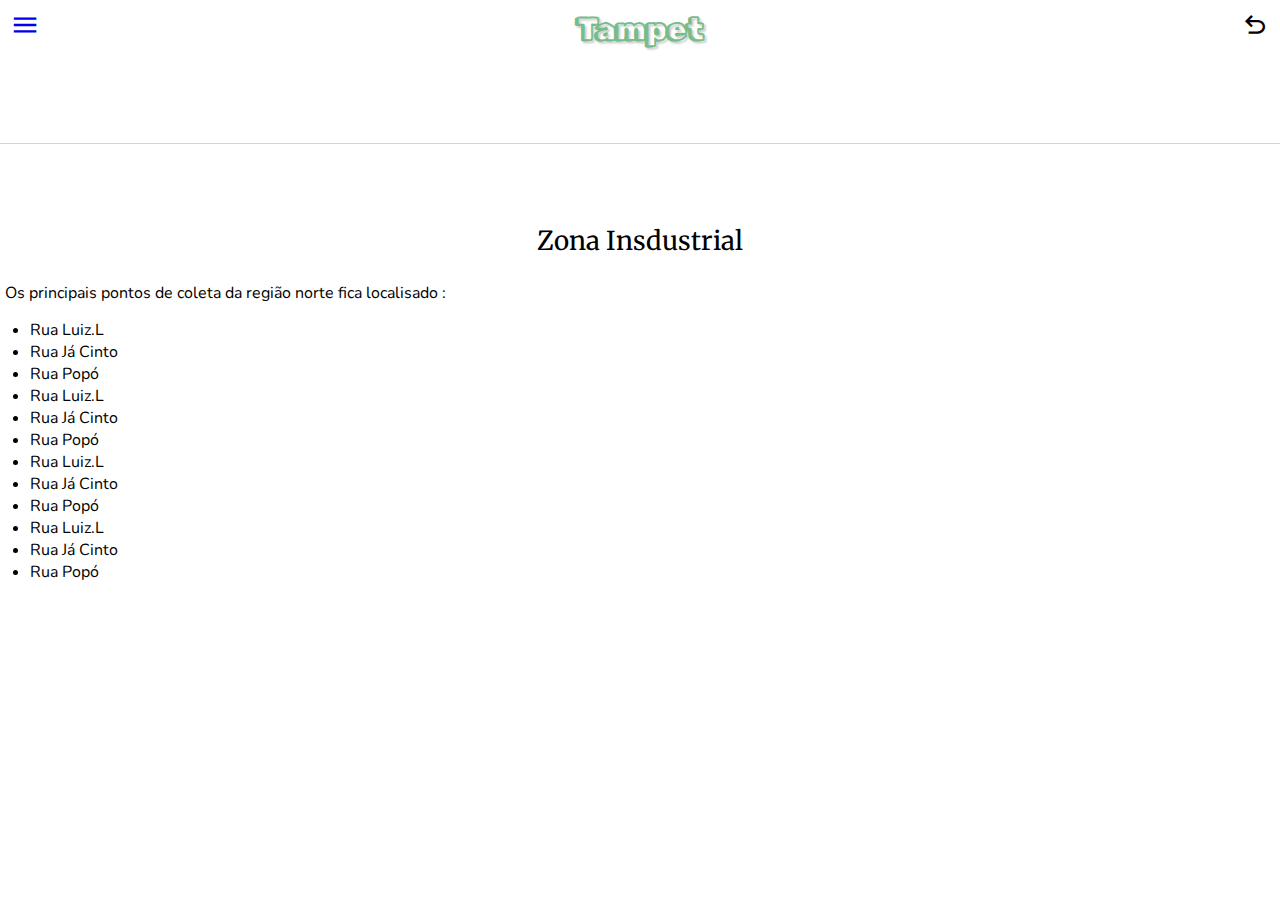
<file: Pont_Coleta/places/Zon_Sul.html>
<!DOCTYPE html>
<html lang="en">
<head>
    <meta charset="UTF-8">
    <meta name="viewport" content="width=device-width, initial-scale=1.0">
    <link rel="stylesheet" href="https://fonts.googleapis.com/css2?family=Material+Symbols+Outlined:opsz,wght,FILL,GRAD@24,400,0,0" />
    <link rel="preconnect" href="https://fonts.googleapis.com">
<link rel="preconnect" href="https://fonts.gstatic.com" crossorigin>
<link rel="stylesheet" href="https://fonts.googleapis.com/css2?family=Material+Symbols+Outlined:opsz,wght,FILL,GRAD@24,400,0,0" />
<link href="https://fonts.googleapis.com/css2?family=Rubik+Doodle+Shadow&display=swap" rel="stylesheet">
<link rel="preconnect" href="https://fonts.googleapis.com">
<link rel="preconnect" href="https://fonts.googleapis.com">
<link rel="preconnect" href="https://fonts.gstatic.com" crossorigin>
<link href="https://fonts.googleapis.com/css2?family=Merriweather:ital,wght@0,300;0,400;0,700;1,300;1,700&display=swap" rel="stylesheet">
<title>Zona Norte</title>
<link rel="stylesheet" href="regiao.css">
</head>
<body>
    <header id="header">
        <a href="../../menu.html"><span class="material-symbols-outlined" id="close">
            menu
        </span></a>
        <h1>Tampet</h1>
        <a href="../regiao.html" style="color: black;"><span class="material-symbols-outlined" id="home">
            Undo
        </span></a>
    </header>
    <main>
        <h1>Zona Insdustrial</h1>
        <p>Os principais pontos de coleta da região norte fica localisado :</p>
        <ul>
            <li>Rua Luiz.L</li>
            <li>Rua Já Cinto</li>
            <li>Rua Popó</li>
            <li>Rua Luiz.L</li>
            <li>Rua Já Cinto</li>
            <li>Rua Popó</li>
            <li>Rua Luiz.L</li>
            <li>Rua Já Cinto</li>
            <li>Rua Popó</li>
            <li>Rua Luiz.L</li>
            <li>Rua Já Cinto</li>
            <li>Rua Popó</li>
        </ul>
    </main>
    <script>
        function clickRegiao() {
            var filtro = document.getElementById("reg");
            if (filtro.style.display == "inline"){
                filtro.style.display = "none";
            }else{
                filtro.style.display = "inline";
            }
            }
    </script>
</body>
</html>
</file>
<file: index.css>
@import url('https://fonts.googleapis.com/css2?family=Nunito:ital,wght@0,200;0,500;0,700;1,400&family=Rubik+Doodle+Shadow&display=swap');

:root {
    --color1: #79b788;
    --color2: #A7D96F;
    --color3: #6FD9D1;
    --color4: #6FD9AD;
    --color5: #7AD96F;
    --font_titulo: 'Merriweather', serif;
}

* {
    padding: 0;
    margin: 0;
    font-family: 'Nunito', sans-serif;
    box-sizing: border-box;
  }

header{
    padding: 10px;
    width: 100vw;
    display: inline-block;
    text-align: center;
    height: 16vh;
    border-bottom: rgba(128, 128, 128, 0.349) solid 2px;
}
header > div > a{
    display: grid;
    color: rgba(0, 0, 0, 0.884);
    border: rgba(39, 39, 19, 0.349) solid 1px;
    border-top-right-radius: 6px;
    border-bottom-left-radius: 6px;
    height: 3vh;
    width: 50vw;
    text-align: center;
    justify-content: center;
    margin: 10px;
    text-decoration: none;
}
header > div{
    margin: auto;
    text-align: center;
    align-items: center;
    display: none;
}
header span{
    display: inline-block;
    padding: 13px;
    padding-top: 0;
}

header h1{
    margin: auto;
    font-family: 'Rubik Doodle Shadow';
    color: var(--color1);
    text-align: center;
    display: inline-block;
    padding: 20px;
    padding-top: 0;
    justify-content: center;
    text-shadow: 2px 2px 2px rgba(0, 0, 0, 0.205);
    align-items: center;
}
header > span:nth-child(2){
    display: flex;
    color: var(--color1);
    float: right;
}
main{
    padding:20px
}
main > h2{
    font-size: 30px;
    
}
main > p{
    padding-top: 20px;
    width: 90vw;
    margin-bottom: 40px;
}
img{
    width: 95%;
    height:95%;
    object-fit: cover;
    margin: auto;
    display: block;
    border-top-right-radius: 20px;
    border-bottom-left-radius: 20px;
    box-shadow: 2px 2px 2px rgba(0, 0, 0, 0.527);

}

div#metricas > h2{
    font-size: 30px;
    font-family: var(--font_titulo);
    font-weight: normal;
    color: rgba(0, 0, 0, 0.795);
    margin-top: 40px;
    margin-bottom: 40px;
    border-top: 2px solid rgba(0, 0, 0, 0.547);
    padding-top: 5px;
}


div#metricas > p#num_1{
    text-align: center;
    font-size: 36px;
}

div#metricas > p#num_2{
    text-align: center;
    margin-top: 15px;
    font-size: 22px;
    font-weight: lighter;
}



div#metricas2{
    margin-top: 40px;
    margin-bottom: 30px;
    padding-top: 5px;
}


div#metricas2 > p#num_3{
    text-align: center;
    font-size: 36px;
}

div#metricas2 > p#num_4{
    text-align: center;
    margin-top: 15px;
    font-size: 22px;
    font-weight: lighter;
}

div#metricas3{
    margin-top: 40px;
    margin-bottom: 30px;
    padding-top: 5px;
    padding-bottom: 10px;
    border-bottom: 2px solid rgba(0, 0, 0, 0.547);
}


div#metricas3 > p#num_3{
    text-align: center;
    font-size: 36px;
}

div#metricas3 > p#num_4{
    text-align: center;
    margin-top: 15px;
    font-size: 22px;
    font-weight: lighter;
}

div#mais_dados1 >img{
    margin-top: 20px;
    margin-bottom: 15px;
}

div#mais_dados1 >p{
    margin-top: 20px;
    font-size: 18px;
    margin-bottom: 15px;
    font-weight: normal;
    color: rgba(20, 20, 20, 0.774);
}

div#mais_dados1 > h3{
    font-family: var(--font_titulo);
}

h3#trabalho{
    margin-top: 20px;
    margin-bottom: 10px;
}

div#mais_dados1{
    margin-bottom: 40px;
}

footer{
    background-color: black;
    width: 100vw;
    color: white;
}

footer > h1#title_footer{
    color: white;
    font-family: 'Rubik Doodle Shadow';
    text-align: center;
    padding-top: 20px;
    font-size: 32px;
}

footer > p{
    width: 90vw;
    text-align: center;
    margin: auto;
    padding-top: 20px;
    font-weight: lighter;
    margin-bottom: 20px;
}

footer > h3{
    padding: 10px;
    width: 50vw;
    margin: auto;
    text-align: center;
    font-weight: normal;
    border-radius: 20px;
    display: flex;
    font-family: var(--font_titulo);
    justify-content: center;
    align-items: center;
    text-decoration: underline;
}
hr{
    margin-top: 20px;
    font-size: 10px;
    color: white;
}

footer > a{
    display: block;
    color: white;
    font-size: 18px;
    text-align: center;
    margin: 40px;
}

legend{
    color: darkgray;
    text-align: center;
    font-size: 13.5px;
}
@media  screen and (min-width: 200px) and (max-width: 425px) {
    header{
        height: 13vh;
    }
    header h1{
        font-size: 30px;
        padding: 10px;
    }
}
@media  screen and (min-width: 425px) and (max-width: 768px) {

    header span:first-child{
        padding-right: 44px;
    }
    header span:nth-child(2){
        padding-left: 64px;
    }
}
</file>
<file: styleAceita.css>
@import url('https://fonts.googleapis.com/css2?family=Nunito:ital,wght@0,200;0,500;0,700;1,400&family=Rubik+Doodle+Shadow&display=swap');

:root {
    --color1: #77bd89;
    --color2: #A7D96F;
    --color3: #6FD9D1;
    --color4: #6FD9AD;
    --color5: #7AD96F;
    --color_dark: #385840;
    --font_titulo: 'Merriweather', serif;
}

* {
    padding: 0px;
    margin: 0px;
    font-family: 'Nunito', sans-serif;
    box-sizing: border-box;
  }

header{
    padding: 10px;
    width: 100vw;
    display: inline-block;
    text-align: center;
    margin: auto;
    height: 16vh;
    border-bottom: rgba(128, 128, 128, 0.349) solid 1px;
}
header > div > a{
    display: grid;
    color: rgba(0, 0, 0, 0.884);
    border: rgba(39, 39, 19, 0.349) solid 1px;
    border-top-right-radius: 6px;
    border-bottom-left-radius: 6px;
    height: 3vh;
    width: 50vw;
    text-align: center;
    justify-content: center;
    margin: 10px;
    text-decoration: none;
}
header > div{
    margin: auto;
    text-align: center;
    align-items: center;
    display: none;
}
header span{
    display: inline-block;
    padding: 18px;
    padding-top: 0;
}

header h1{
    margin: auto;
    font-family: 'Rubik Doodle Shadow';
    color: var(--color1);
    text-align: center;
    justify-content: center;
    align-items: center;
    display: inline-block;
    text-align: center;
    padding-top: 0;
    justify-content: center;
    text-shadow: 2px 2px 2px rgba(0, 0, 0, 0.205);
    align-items: center;
}

#close{
    display: flex;
    padding: 0;
    font-size: 30px;
    float: left;
}

#home{
    display: flex;
    color: var(--color1);
    padding: 0;
    float: right;
    margin: 0;
    font-size: 30px;
    color: black;

}

main{
    background-color: var(--color5)
}

main > h1{
    font-family: var(--font_titulo);
    color: white;
    text-align: center;
    margin: 10px;
    margin-top: 1px;
}

main > p{
    color: black;
    font-size: 1.3em;
    width: 90vw;
    margin: auto;
    text-align: center;
}

main > img{
    width: 90vw;
    margin: auto;
    display: block;
    text-align: center;
    
}

main > h2{
    padding: 10px;
    color: white;
}

main > h3{
    padding: 10px;
    margin-bottom: 10px;
}
</file>
<file: styleCont.css>
@import url('https://fonts.googleapis.com/css2?family=Nunito:ital,wght@0,200;0,500;0,700;1,400&family=Rubik+Doodle+Shadow&display=swap');

:root {
    --color1: #77bd89;
    --color2: #A7D96F;
    --color3: #6FD9D1;
    --color4: #6FD9AD;
    --color5: #7AD96F;
    --color_dark: #385840;
    --font_titulo: 'Merriweather', serif;
}

* {
    padding: 0px;
    margin: 0px;
    font-family: 'Nunito', sans-serif;
    box-sizing: border-box;
  }

header{
    padding: 10px;
    width: 100vw;
    display: inline-block;
    text-align: center;
    margin: auto;
    height: 16vh;
    border-bottom: rgba(128, 128, 128, 0.349) solid 1px;
}
header > div > a{
    display: grid;
    color: rgba(0, 0, 0, 0.884);
    border: rgba(39, 39, 19, 0.349) solid 1px;
    border-top-right-radius: 6px;
    border-bottom-left-radius: 6px;
    height: 3vh;
    width: 50vw;
    text-align: center;
    justify-content: center;
    margin: 10px;
    text-decoration: none;
}
header > div{
    margin: auto;
    text-align: center;
    align-items: center;
    display: none;
}
header span{
    display: inline-block;
    padding: 18px;
    padding-top: 0;
}

header h1{
    margin: auto;
    font-family: 'Rubik Doodle Shadow';
    color: var(--color1);
    text-align: center;
    justify-content: center;
    align-items: center;
    display: inline-block;
    text-align: center;
    padding-top: 0;
    justify-content: center;
    text-shadow: 2px 2px 2px rgba(0, 0, 0, 0.205);
    align-items: center;
}

#close{
    display: flex;
    padding: 0;
    font-size: 30px;
    float: left;
}

#home{
    display: flex;
    color: var(--color1);
    padding: 0;
    float: right;
    margin: 0;
    font-size: 30px;
    color: black;

}

main > h1{
    text-align: center;
    padding: 10px;
    margin-bottom: 20px;
    color: var(--color5);
}

main > p{
    padding: 14px;
    padding-left: 5px;
}

main > a{
    color: white;
    background-color: var(--color2);
    text-decoration: none;
    margin: auto;
    text-align: center;
    justify-content: center;
    align-items: center;
    padding: 5px;
    border-radius: 5px;
    display: block;
    width: 30vw;
}
</file>
<file: menu.css>
@import url('https://fonts.googleapis.com/css2?family=Nunito:ital,wght@0,200;0,500;0,700;1,400&family=Rubik+Doodle+Shadow&display=swap');

:root {
    --color1: #77bd89;
    --color2: #A7D96F;
    --color3: #6FD9D1;
    --color4: #6FD9AD;
    --color5: #7AD96F;
    --font_titulo: 'Merriweather', serif;
}

* {
    padding: 0;
    margin: 0;
    font-family: 'Nunito', sans-serif;
    box-sizing: border-box;
  }

header{
    padding: 10px;
    width: 100vw;
    display: inline-block;
    text-align: center;
    margin: auto;
    height: 16vh;
    border-bottom: rgba(128, 128, 128, 0.349) solid 1px;
}
header > div > a{
    display: grid;
    color: rgba(0, 0, 0, 0.884);
    border: rgba(39, 39, 19, 0.349) solid 1px;
    border-top-right-radius: 6px;
    border-bottom-left-radius: 6px;
    height: 3vh;
    width: 50vw;
    text-align: center;
    justify-content: center;
    margin: 10px;
    text-decoration: none;
}
header > div{
    margin: auto;
    text-align: center;
    align-items: center;
    display: none;
}
header span{
    display: inline-block;
    padding: 18px;
    padding-top: 0;
}

header h1{
    margin: auto;
    font-family: 'Rubik Doodle Shadow';
    color: var(--color1);
    text-align: center;
    display: inline-block;
    text-align: center;
    padding: 20px;
    padding-top: 0;
    justify-content: center;
    text-shadow: 2px 2px 2px rgba(0, 0, 0, 0.205);
    align-items: center;
}
header > span:nth-child(2){
    display: flex;
    color: var(--color1);
    padding: 0;
    float: right;
    font-size: 30px;

}

header > span:nth-child(1){
    display: flex;
    font-size: 30px;
    float: left;
}

main > p{
    font-size: 20px;
    display: inline-block;
    margin: 35px;
    margin-left: 20px;
    margin-right: 0;
    width: 50vw;
}
main > span{
    display: inline-block;
    margin-left: 80px;
}
</file>
<file: sobre_n.css>
@import url('https://fonts.googleapis.com/css2?family=Nunito:ital,wght@0,200;0,500;0,700;1,400&family=Rubik+Doodle+Shadow&display=swap');

:root {
    --color1: #77bd89;
    --color2: #A7D96F;
    --color3: #6FD9D1;
    --color4: #6FD9AD;
    --color5: #7AD96F;
    --color_dark: #385840;
    --font_titulo: 'Merriweather', serif;
}

* {
    padding: 0px;
    margin: 0px;
    font-family: 'Nunito', sans-serif;
    box-sizing: border-box;
  }

header{
    padding: 10px;
    width: 100vw;
    display: inline-block;
    text-align: center;
    margin: auto;
    height: 16vh;
    border-bottom: rgba(128, 128, 128, 0.349) solid 1px;
}
header > div > a{
    display: grid;
    color: rgba(0, 0, 0, 0.884);
    border: rgba(39, 39, 19, 0.349) solid 1px;
    border-top-right-radius: 6px;
    border-bottom-left-radius: 6px;
    height: 3vh;
    width: 50vw;
    text-align: center;
    justify-content: center;
    margin: 10px;
    text-decoration: none;
}
header > div{
    margin: auto;
    text-align: center;
    align-items: center;
    display: none;
}
header span{
    display: inline-block;
    padding: 18px;
    padding-top: 0;
}

header h1{
    margin: auto;
    font-family: 'Rubik Doodle Shadow';
    color: var(--color1);
    text-align: center;
    justify-content: center;
    align-items: center;
    display: inline-block;
    text-align: center;
    padding-top: 0;
    justify-content: center;
    text-shadow: 2px 2px 2px rgba(0, 0, 0, 0.205);
    align-items: center;
}

#close{
    display: flex;
    padding: 0;
    font-size: 30px;
    float: left;
}

#home{
    display: flex;
    color: var(--color1);
    padding: 0;
    float: right;
    margin: 0;
    font-size: 30px;
    color: black;

}

main > h1{
    font-family: var(--font_titulo);
    font-weight: normal;
    text-align: center;
    margin: 20px;
    font-size: 35px;
    margin-top:70px;
    color: black;
}

main > h2{
    font-family: var(--font_titulo);
    font-weight: lighter;
    text-align: center;
    color: #6c9f79;
    margin: 30px;
    margin-top: 20px;
    font-size: 20px;
}

main > img{
    width: 100vw;
    margin-top: 30px;
}

main > h3{
    font-family: var(--font_titulo);
    font-weight: lighter;
    text-align: center;
    margin: 30px;
    margin-top: 20px;
    font-size: 30px;
}

main > img#exame{
    width: 90vw;
    margin: auto;
    display: block;
    text-align: center;
    margin-top: 30px;
}
main > p{
    width: 90vw;
    margin: auto;
    font-size: 15px;
}

li{
    width: 80vw;
    margin: auto;
    font-size: 15px;
}

footer{
    background-color: var(--color1)
}

footer > p{
    width: 95vw;
    font-size: 15px;
    padding: 10px;
    color: white;
}

footer > p:nth-child(2){
    width: 95vw;
    font-size: 15px;
    color: white;
    padding-bottom: 20px;
}
</file>
<file: Pont_Coleta/places/regiao.css>
@import url('https://fonts.googleapis.com/css2?family=Nunito:ital,wght@0,200;0,500;0,700;1,400&family=Rubik+Doodle+Shadow&display=swap');

:root {
    --color1: #77bd89;
    --color2: #A7D96F;
    --color3: #6FD9D1;
    --color4: #6FD9AD;
    --color5: #7AD96F;
    --color_dark: #385840;
    --font_titulo: 'Merriweather', serif;
}

* {
    padding: 0px;
    margin: 0px;
    font-family: 'Nunito', sans-serif;
    box-sizing: border-box;
  }

header{
    padding: 10px;
    width: 100vw;
    display: inline-block;
    text-align: center;
    margin: auto;
    height: 16vh;
    border-bottom: rgba(128, 128, 128, 0.349) solid 1px;
}

header > div{
    margin: auto;
    text-align: center;
    align-items: center;
    display: none;
}
header span{
    display: inline-block;
    padding: 18px;
    padding-top: 0;
}

header h1{
    margin: auto;
    font-family: 'Rubik Doodle Shadow';
    color: var(--color1);
    text-align: center;
    justify-content: center;
    align-items: center;
    display: inline-block;
    text-align: center;
    padding-top: 0;
    justify-content: center;
    text-shadow: 2px 2px 2px rgba(0, 0, 0, 0.205);
    align-items: center;
}

#close{
    display: flex;
    padding: 0;
    font-size: 30px;
    float: left;
}

#home{
    display: flex;
    color: var(--color1);
    padding: 0;
    float: right;
    margin: 0;
    font-size: 30px;
    color: black;

}

header > h2{
    color: gray;
    margin-top: 20px;
    text-align: center;
    font-size: 22px;
    width: 100vw;
}

header  > h2 > span{
    font-size: 13px;
}

#reg{
    display: none;
}

header > div > a{
    text-decoration: none;
    color: rgb(71, 71, 71);
    padding: 20px;
}

main > h1{
    font-family: var(--font_titulo);
    font-weight: normal;
    text-align: center;
    margin: 20px;
    font-size: 26px;
    margin-top: 80px;
}
main > p{
    padding: 5px
}
main > ul{
   padding: 30px;
   padding-top: 10px;
}
</file>
